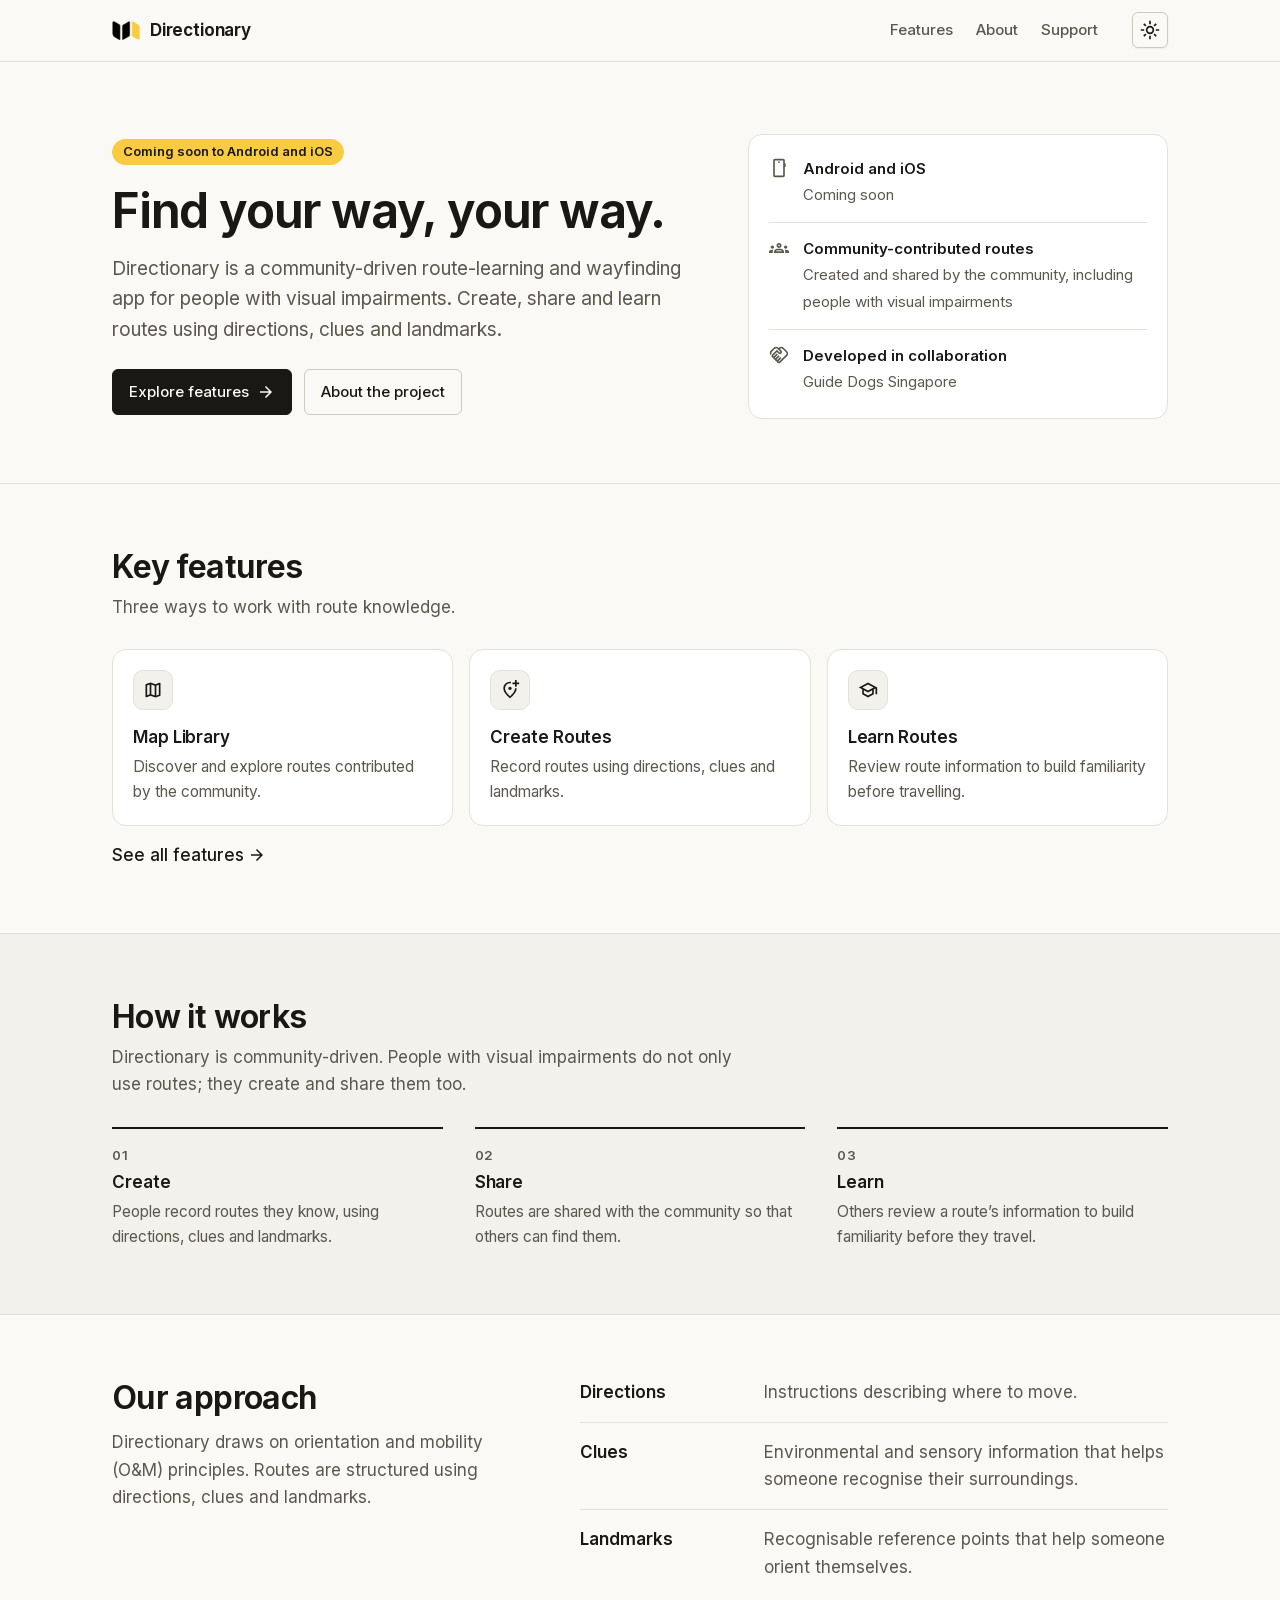
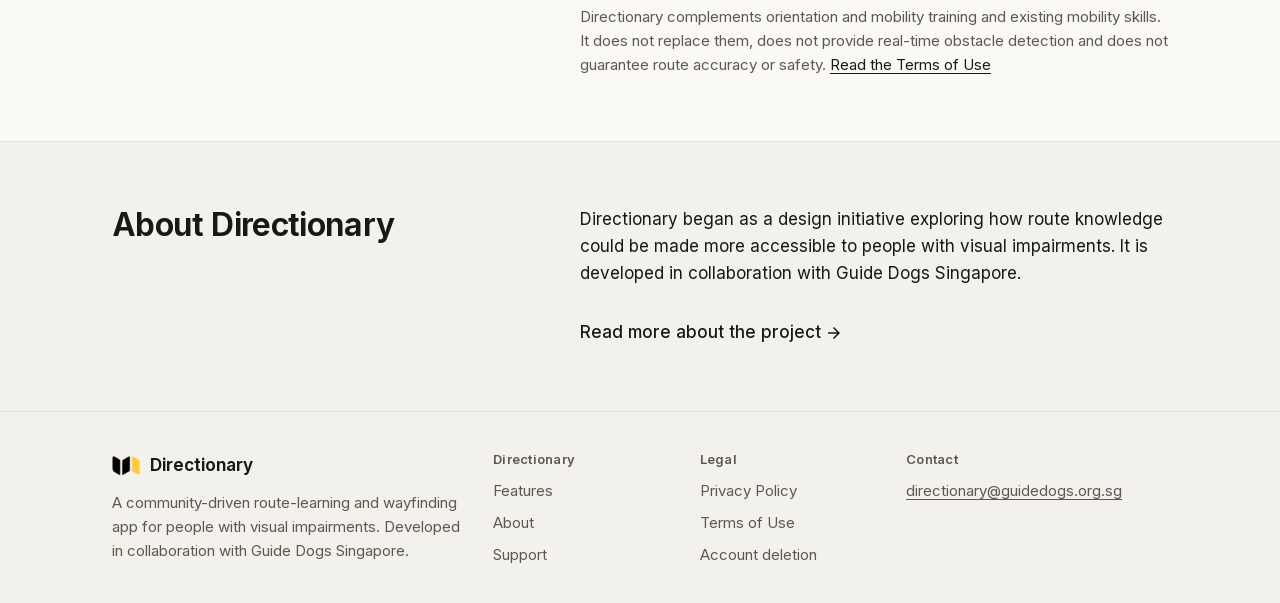
<file: index.html>
<!DOCTYPE html>
<html lang="en">
<head>
  <meta charset="utf-8" />
  <meta name="viewport" content="width=device-width, initial-scale=1" />
  <title>Directionary — Find your way, your way</title>
  <meta name="description" content="Directionary is a community-driven route-learning and wayfinding app for people with visual impairments. Create, share and learn routes through directions, clues and landmarks. Coming soon to Android and iOS." />
  <link rel="canonical" href="https://directionary.app/" />
  <meta property="og:type" content="website" />
  <meta property="og:title" content="Directionary — Find your way, your way" />
  <meta property="og:description" content="Directionary is a community-driven route-learning and wayfinding app for people with visual impairments. Create, share and learn routes through directions, clues and landmarks. Coming soon to Android and iOS." />
  <meta property="og:url" content="https://directionary.app/" />
  <link rel="icon" type="image/png" href="assets/favicon.png" />
  <link rel="apple-touch-icon" href="assets/apple-touch-icon.png" />
  <meta name="theme-color" content="#faf9f6" />
  <link rel="preload" href="assets/fonts/inter-latin.woff2" as="font" type="font/woff2" crossorigin />
  <script src="assets/theme.js"></script>
  <link rel="stylesheet" href="styles.css" />
</head>
<body>
  <a class="skip-link" href="#main">Skip to content</a>

  <header class="site-header">
    <div class="wrap bar">
      <a class="brand" href="/">
        <img class="brand-mark" src="assets/mark-small.png" alt="" width="80" height="55" />
        <span>Directionary</span>
      </a>
      <nav class="site-nav" aria-label="Primary">
        <ul class="nav-links">
          <li><a href="/features/">Features</a></li>
          <li><a href="/about/">About</a></li>
          <li><a href="/support/">Support</a></li>
        </ul>
      </nav>
      <button class="theme-toggle" id="theme-toggle" type="button" aria-label="Switch to dark mode">
        <svg class="icon sun" viewBox="0 -960 960 960" aria-hidden="true" focusable="false"><path d="M565-395q35-35 35-85t-35-85q-35-35-85-35t-85 35q-35 35-35 85t35 85q35 35 85 35t85-35Zm-226.5 56.5Q280-397 280-480t58.5-141.5Q397-680 480-680t141.5 58.5Q680-563 680-480t-58.5 141.5Q563-280 480-280t-141.5-58.5ZM200-440H40v-80h160v80Zm720 0H760v-80h160v80ZM440-760v-160h80v160h-80Zm0 720v-160h80v160h-80ZM256-650l-101-97 57-59 96 100-52 56Zm492 496-97-101 53-55 101 97-57 59Zm-98-550 97-101 59 57-100 96-56-52ZM154-212l101-97 55 53-97 101-59-57Zm326-268Z"/></svg>
        <svg class="icon moon" viewBox="0 -960 960 960" aria-hidden="true" focusable="false"><path d="M480-120q-150 0-255-105T120-480q0-150 105-255t255-105q14 0 27.5 1t26.5 3q-41 29-65.5 75.5T444-660q0 90 63 153t153 63q55 0 101-24.5t75-65.5q2 13 3 26.5t1 27.5q0 150-105 255T480-120Zm0-80q88 0 158-48.5T740-375q-20 5-40 8t-40 3q-123 0-209.5-86.5T364-660q0-20 3-40t8-40q-78 32-126.5 102T200-480q0 116 82 198t198 82Zm-10-270Z"/></svg>
      </button>
    </div>
  </header>

  <main id="main">
    <section class="hero" aria-labelledby="hero-title">
      <div class="wrap hero-grid">
        <div>
          <p class="tag tag-accent">Coming soon to Android and iOS</p>
          <h1 id="hero-title">Find your way, your way.</h1>
          <p class="lede">
            Directionary is a community-driven route-learning and wayfinding app
            for people with visual impairments. Create, share and learn routes
            using directions, clues and landmarks.
          </p>
          <div class="actions">
            <a class="btn" href="/features/">Explore features <svg class="icon" viewBox="0 -960 960 960" aria-hidden="true" focusable="false"><path d="M647-440H160v-80h487L423-744l57-56 320 320-320 320-57-56 224-224Z"/></svg></a>
            <a class="btn btn-ghost" href="/about/">About the project</a>
          </div>
        </div>
        <ul class="glance" aria-label="At a glance">
          <li><svg class="icon" viewBox="0 -960 960 960" aria-hidden="true" focusable="false"><path d="M280-40q-33 0-56.5-23.5T200-120v-720q0-33 23.5-56.5T280-920h400q33 0 56.5 23.5T760-840v124q18 7 29 22t11 34v80q0 19-11 34t-29 22v404q0 33-23.5 56.5T680-40H280Zm0-80h400v-720H280v720Zm0 0v-720 720Zm228.5-611.5Q520-743 520-760t-11.5-28.5Q497-800 480-800t-28.5 11.5Q440-777 440-760t11.5 28.5Q463-720 480-720t28.5-11.5Z"/></svg><span><strong>Android and iOS</strong><span class="d">Coming soon</span></span></li>
          <li><svg class="icon" viewBox="0 -960 960 960" aria-hidden="true" focusable="false"><path d="M0-240v-63q0-43 44-70t116-27q13 0 25 .5t23 2.5q-14 21-21 44t-7 48v65H0Zm240 0v-65q0-32 17.5-58.5T307-410q32-20 76.5-30t96.5-10q53 0 97.5 10t76.5 30q32 20 49 46.5t17 58.5v65H240Zm540 0v-65q0-26-6.5-49T754-397q11-2 22.5-2.5t23.5-.5q72 0 116 26.5t44 70.5v63H780Zm-455-80h311q-10-20-55.5-35T480-370q-55 0-100.5 15T325-320ZM160-440q-33 0-56.5-23.5T80-520q0-34 23.5-57t56.5-23q34 0 57 23t23 57q0 33-23 56.5T160-440Zm640 0q-33 0-56.5-23.5T720-520q0-34 23.5-57t56.5-23q34 0 57 23t23 57q0 33-23 56.5T800-440Zm-320-40q-50 0-85-35t-35-85q0-51 35-85.5t85-34.5q51 0 85.5 34.5T600-600q0 50-34.5 85T480-480Zm0-80q17 0 28.5-11.5T520-600q0-17-11.5-28.5T480-640q-17 0-28.5 11.5T440-600q0 17 11.5 28.5T480-560Zm1 240Zm-1-280Z"/></svg><span><strong>Community-contributed routes</strong><span class="d">Created and shared by the community, including people with visual impairments</span></span></li>
          <li><svg class="icon" viewBox="0 -960 960 960" aria-hidden="true" focusable="false"><path d="M475-160q4 0 8-2t6-4l328-328q12-12 17.5-27t5.5-30q0-16-5.5-30.5T817-607L647-777q-11-12-25.5-17.5T591-800q-15 0-30 5.5T534-777l-11 11 74 75q15 14 22 32t7 38q0 42-28.5 70.5T527-522q-20 0-38.5-7T456-550l-75-74-175 175q-3 3-4.5 6.5T200-435q0 8 6 14.5t14 6.5q4 0 8-2t6-4l136-136 56 56-135 136q-3 3-4.5 6.5T285-350q0 8 6 14t14 6q4 0 8-2t6-4l136-135 56 56-135 136q-3 2-4.5 6t-1.5 8q0 8 6 14t14 6q4 0 7.5-1.5t6.5-4.5l136-135 56 56-136 136q-3 3-4.5 6.5T454-180q0 8 6.5 14t14.5 6Zm-1 80q-37 0-65.5-24.5T375-166q-34-5-57-28t-28-57q-34-5-56.5-28.5T206-336q-38-5-62-33t-24-66q0-20 7.5-38.5T149-506l232-231 131 131q2 3 6 4.5t8 1.5q9 0 15-5.5t6-14.5q0-4-1.5-8t-4.5-6L398-777q-11-12-25.5-17.5T342-800q-15 0-30 5.5T285-777L144-635q-9 9-15 21t-8 24q-2 12 0 24.5t8 23.5l-58 58q-17-23-25-50.5T40-590q2-28 14-54.5T87-692l141-141q24-23 53.5-35t60.5-12q31 0 60.5 12t52.5 35l11 11 11-11q24-23 53.5-35t60.5-12q31 0 60.5 12t52.5 35l169 169q23 23 35 53t12 61q0 31-12 60.5T873-437L545-110q-14 14-32.5 22T474-80Zm-99-560Z"/></svg><span><strong>Developed in collaboration</strong><span class="d">Guide Dogs Singapore</span></span></li>
        </ul>
      </div>
    </section>

    <section class="section" id="key-features" aria-labelledby="features-title">
      <div class="wrap">
        <div class="section-head">
          <h2 id="features-title">Key features</h2>
          <p>Three ways to work with route knowledge.</p>
        </div>
        <ul class="cards">
          <li class="card"><span class="ic"><svg class="icon" viewBox="0 -960 960 960" aria-hidden="true" focusable="false"><path d="m600-120-240-84-186 72q-20 8-37-4.5T120-170v-560q0-13 7.5-23t20.5-15l212-72 240 84 186-72q20-8 37 4.5t17 33.5v560q0 13-7.5 23T812-192l-212 72Zm-40-98v-468l-160-56v468l160 56Zm80 0 120-40v-474l-120 46v468Zm-440-10 120-46v-468l-120 40v474Zm440-458v468-468Zm-320-56v468-468Z"/></svg></span><h3>Map Library</h3><p>Discover and explore routes contributed by the community.</p></li>
          <li class="card"><span class="ic"><svg class="icon" viewBox="0 -960 960 960" aria-hidden="true" focusable="false"><path d="M480-80Q319-217 239.5-334.5T160-552q0-150 96.5-239T480-880h20q10 0 20 2v81q-10-2-19.5-2.5T480-800q-101 0-170.5 69.5T240-552q0 71 59 162.5T480-186q122-112 181-203.5T720-552v-8h80v8q0 100-79.5 217.5T480-80Zm56.5-423.5Q560-527 560-560t-23.5-56.5Q513-640 480-640t-56.5 23.5Q400-593 400-560t23.5 56.5Q447-480 480-480t56.5-23.5ZM480-560Zm240-80h80v-120h120v-80H800v-120h-80v120H600v80h120v120Z"/></svg></span><h3>Create Routes</h3><p>Record routes using directions, clues and landmarks.</p></li>
          <li class="card"><span class="ic"><svg class="icon" viewBox="0 -960 960 960" aria-hidden="true" focusable="false"><path d="M480-120 200-272v-240L40-600l440-240 440 240v320h-80v-276l-80 44v240L480-120Zm0-332 274-148-274-148-274 148 274 148Zm0 241 200-108v-151L480-360 280-470v151l200 108Zm0-241Zm0 90Zm0 0Z"/></svg></span><h3>Learn Routes</h3><p>Review route information to build familiarity before travelling.</p></li>
        </ul>
        <a class="inline-link" href="/features/">See all features <svg class="icon" viewBox="0 -960 960 960" aria-hidden="true" focusable="false"><path d="M647-440H160v-80h487L423-744l57-56 320 320-320 320-57-56 224-224Z"/></svg></a>
      </div>
    </section>

    <section class="section band" id="how-it-works" aria-labelledby="how-title">
      <div class="wrap">
        <div class="section-head">
          <h2 id="how-title">How it works</h2>
          <p>Directionary is community-driven. People with visual impairments do not only use routes; they create and share them too.</p>
        </div>
        <ol class="steps">
          <li><h3>Create</h3><p>People record routes they know, using directions, clues and landmarks.</p></li>
          <li><h3>Share</h3><p>Routes are shared with the community so that others can find them.</p></li>
          <li><h3>Learn</h3><p>Others review a route’s information to build familiarity before they travel.</p></li>
        </ol>
      </div>
    </section>

    <section class="section" id="approach" aria-labelledby="approach-title">
      <div class="wrap split">
        <div>
          <h2 id="approach-title" style="margin-bottom: 0.75rem">Our approach</h2>
          <p class="muted">Directionary draws on orientation and mobility (O&amp;M) principles. Routes are structured using directions, clues and landmarks.</p>
        </div>
        <div>
          <dl class="terms-list">
            <div><dt>Directions</dt><dd>Instructions describing where to move.</dd></div>
            <div><dt>Clues</dt><dd>Environmental and sensory information that helps someone recognise their surroundings.</dd></div>
            <div><dt>Landmarks</dt><dd>Recognisable reference points that help someone orient themselves.</dd></div>
          </dl>
          <p class="small-note">Directionary complements orientation and mobility training and existing mobility skills. It does not replace them, does not provide real-time obstacle detection and does not guarantee route accuracy or safety. <a href="/terms/">Read the Terms of Use</a></p>
        </div>
      </div>
    </section>

    <section class="section band" id="about" aria-labelledby="about-title">
      <div class="wrap split">
        <h2 id="about-title">About Directionary</h2>
        <div>
          <p>
            Directionary began as a design initiative exploring how route
            knowledge could be made more accessible to people with visual
            impairments. It is developed in collaboration with Guide Dogs Singapore.
          </p>
          <a class="inline-link" href="/about/">Read more about the project <svg class="icon" viewBox="0 -960 960 960" aria-hidden="true" focusable="false"><path d="M647-440H160v-80h487L423-744l57-56 320 320-320 320-57-56 224-224Z"/></svg></a>
        </div>
      </div>
    </section>
  </main>

  <footer class="site-footer">
    <div class="wrap fgrid">
      <div>
        <p class="footer-brand">
          <img class="brand-mark" src="assets/mark-small.png" alt="" width="80" height="55" />
          Directionary
        </p>
        <p class="muted">A community-driven route-learning and wayfinding app for people with visual impairments. Developed in collaboration with Guide Dogs Singapore.</p>
      </div>
      <nav aria-label="Site">
        <h2>Directionary</h2>
        <ul class="flinks">
          <li><a href="/features/">Features</a></li>
          <li><a href="/about/">About</a></li>
          <li><a href="/support/">Support</a></li>
        </ul>
      </nav>
      <nav aria-label="Legal">
        <h2>Legal</h2>
        <ul class="flinks">
          <li><a href="/privacy/">Privacy Policy</a></li>
          <li><a href="/terms/">Terms of Use</a></li>
          <li><a href="/support/#account-deletion">Account deletion</a></li>
        </ul>
      </nav>
      <div>
        <h2>Contact</h2>
        <p><a class="footer-email" href="mailto:directionary@guidedogs.org.sg">directionary@guidedogs.org.sg</a></p>
      </div>
    </div>
  </footer>
</body>
</html>
</file>
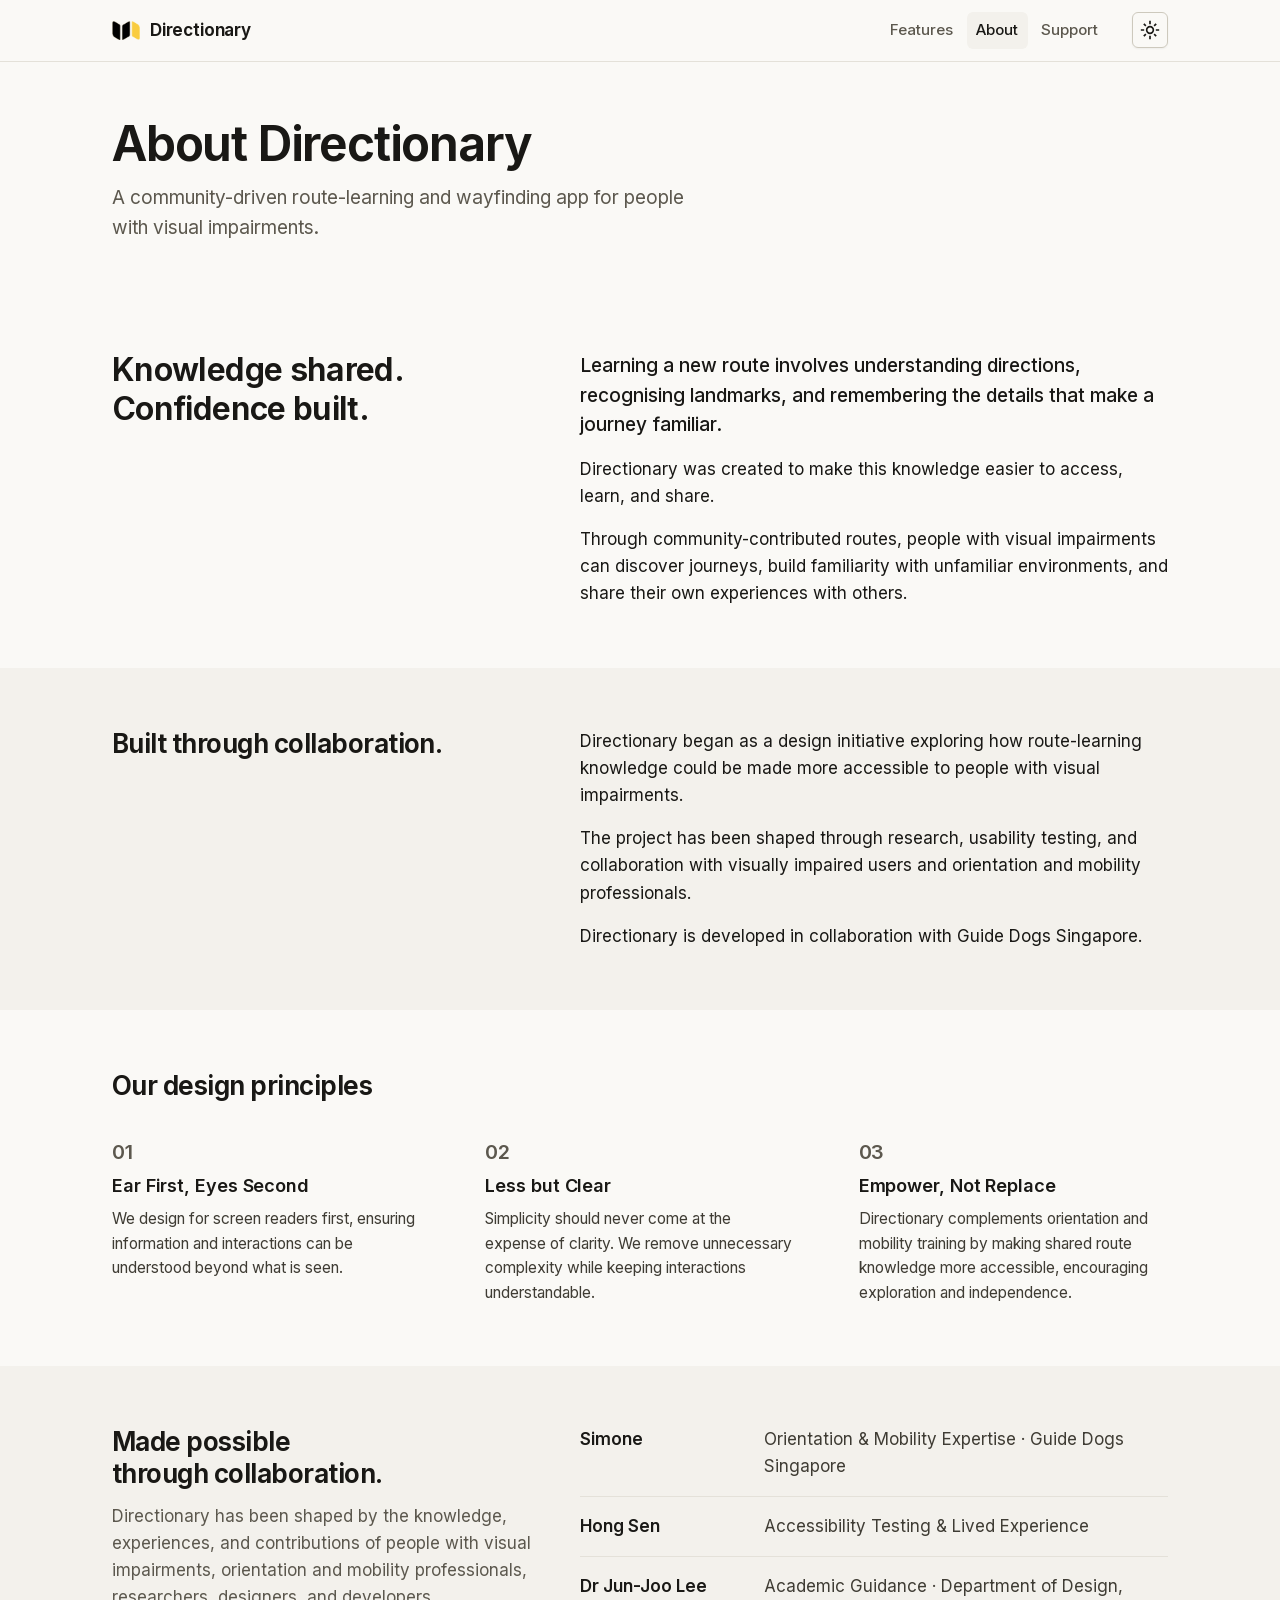
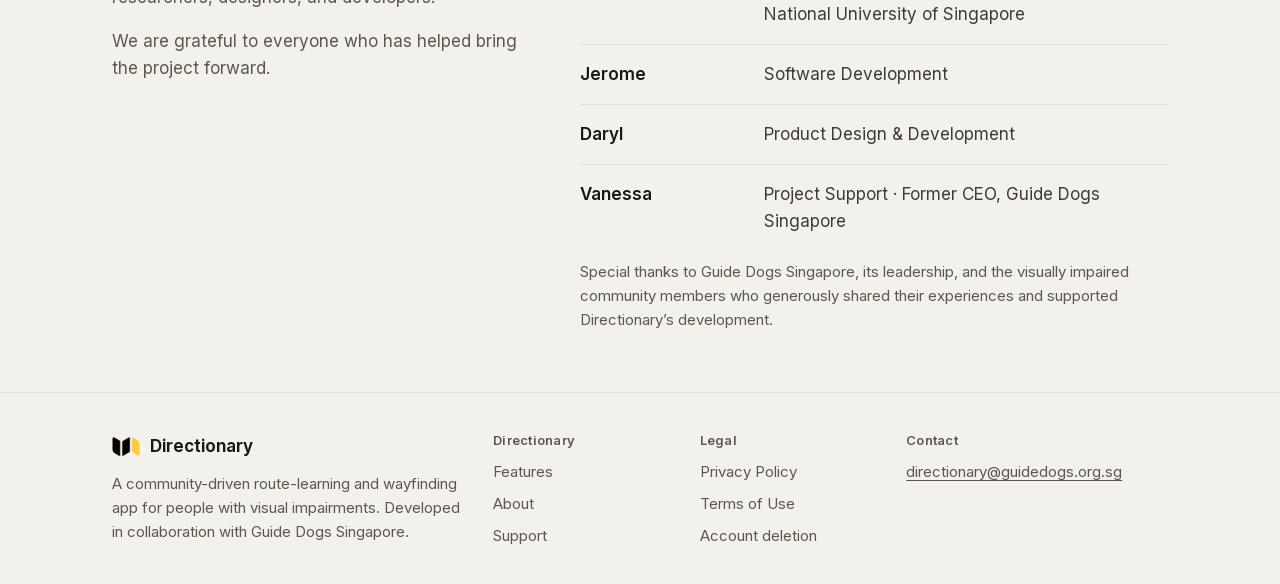
<file: about/index.html>
<!DOCTYPE html>
<html lang="en">
<head>
  <meta charset="utf-8" />
  <meta name="viewport" content="width=device-width, initial-scale=1" />
  <title>About — Directionary</title>
  <meta name="description" content="About Directionary: a community-driven route-learning and wayfinding app developed in collaboration with Guide Dogs Singapore." />
  <link rel="canonical" href="https://directionary.app/about/" />
  <meta property="og:type" content="website" />
  <meta property="og:title" content="About — Directionary" />
  <meta property="og:description" content="About Directionary: a community-driven route-learning and wayfinding app developed in collaboration with Guide Dogs Singapore." />
  <meta property="og:url" content="https://directionary.app/about/" />
  <link rel="icon" type="image/png" href="../assets/favicon.png" />
  <link rel="apple-touch-icon" href="../assets/apple-touch-icon.png" />
  <meta name="theme-color" content="#faf9f6" />
  <link rel="preload" href="../assets/fonts/inter-latin.woff2" as="font" type="font/woff2" crossorigin />
  <script src="../assets/theme.js"></script>
  <link rel="stylesheet" href="../styles.css" />
</head>
<body>
  <a class="skip-link" href="#main">Skip to content</a>

  <header class="site-header">
    <div class="wrap bar">
      <a class="brand" href="/">
        <img class="brand-mark" src="../assets/mark-small.png" alt="" width="80" height="55" />
        <span>Directionary</span>
      </a>
      <nav class="site-nav" aria-label="Primary">
        <ul class="nav-links">
          <li><a href="/features/">Features</a></li>
          <li><a href="/about/" aria-current="page">About</a></li>
          <li><a href="/support/">Support</a></li>
        </ul>
      </nav>
      <button class="theme-toggle" id="theme-toggle" type="button" aria-label="Switch to dark mode">
        <svg class="icon sun" viewBox="0 -960 960 960" aria-hidden="true" focusable="false"><path d="M565-395q35-35 35-85t-35-85q-35-35-85-35t-85 35q-35 35-35 85t35 85q35 35 85 35t85-35Zm-226.5 56.5Q280-397 280-480t58.5-141.5Q397-680 480-680t141.5 58.5Q680-563 680-480t-58.5 141.5Q563-280 480-280t-141.5-58.5ZM200-440H40v-80h160v80Zm720 0H760v-80h160v80ZM440-760v-160h80v160h-80Zm0 720v-160h80v160h-80ZM256-650l-101-97 57-59 96 100-52 56Zm492 496-97-101 53-55 101 97-57 59Zm-98-550 97-101 59 57-100 96-56-52ZM154-212l101-97 55 53-97 101-59-57Zm326-268Z"/></svg>
        <svg class="icon moon" viewBox="0 -960 960 960" aria-hidden="true" focusable="false"><path d="M480-120q-150 0-255-105T120-480q0-150 105-255t255-105q14 0 27.5 1t26.5 3q-41 29-65.5 75.5T444-660q0 90 63 153t153 63q55 0 101-24.5t75-65.5q2 13 3 26.5t1 27.5q0 150-105 255T480-120Zm0-80q88 0 158-48.5T740-375q-20 5-40 8t-40 3q-123 0-209.5-86.5T364-660q0-20 3-40t8-40q-78 32-126.5 102T200-480q0 116 82 198t198 82Zm-10-270Z"/></svg>
      </button>
    </div>
  </header>

  <main id="main">
    <div class="wrap page-head page-head--compact">
      <h1>About Directionary</h1>
      <p class="lede">A community-driven route-learning and wayfinding app for people with visual impairments.</p>
    </div>

    <section class="section tight" aria-labelledby="purpose-title">
      <div class="wrap split">
        <h2 id="purpose-title">Knowledge shared. Confidence built.</h2>
        <div>
          <p class="lead">Learning a new route involves understanding directions, recognising landmarks, and remembering the details that make a journey familiar.</p>
          <p>Directionary was created to make this knowledge easier to access, learn, and share.</p>
          <p>Through community-contributed routes, people with visual impairments can discover journeys, build familiarity with unfamiliar environments, and share their own experiences with others.</p>
        </div>
      </div>
    </section>

    <section class="section tight band" aria-labelledby="collab-title">
      <div class="wrap split">
        <h2 id="collab-title" class="h2-sm">Built through collaboration.</h2>
        <div>
          <p>Directionary began as a design initiative exploring how route-learning knowledge could be made more accessible to people with visual impairments.</p>
          <p>The project has been shaped through research, usability testing, and collaboration with visually impaired users and orientation and mobility professionals.</p>
          <p>Directionary is developed in collaboration with Guide Dogs Singapore.</p>
        </div>
      </div>
    </section>

    <section class="section tight" aria-labelledby="principles-title">
      <div class="wrap">
        <h2 id="principles-title" class="h2-sm principles-head">Our design principles</h2>
        <ol class="principles-3">
          <li><span class="n">01</span><h3>Ear First, Eyes Second</h3><p>We design for screen readers first, ensuring information and interactions can be understood beyond what is seen.</p></li>
          <li><span class="n">02</span><h3>Less but Clear</h3><p>Simplicity should never come at the expense of clarity. We remove unnecessary complexity while keeping interactions understandable.</p></li>
          <li><span class="n">03</span><h3>Empower, Not Replace</h3><p>Directionary complements orientation and mobility training by making shared route knowledge more accessible, encouraging exploration and independence.</p></li>
        </ol>
      </div>
    </section>

    <section class="section tight band" id="acknowledgements" aria-labelledby="ack-title">
      <div class="wrap split">
        <div>
          <h2 id="ack-title" class="h2-sm">Made possible through collaboration.</h2>
          <p class="muted">Directionary has been shaped by the knowledge, experiences, and contributions of people with visual impairments, orientation and mobility professionals, researchers, designers, and developers.</p>
          <p class="muted">We are grateful to everyone who has helped bring the project forward.</p>
        </div>
        <div>
          <!-- Names and attributions are provisional: confirm with each person (and obtain publication permission) before launch. -->
          <dl class="people">
          <div><dt>Simone</dt><dd>Orientation &amp; Mobility Expertise · Guide Dogs Singapore</dd></div>
          <div><dt>Hong Sen</dt><dd>Accessibility Testing &amp; Lived Experience</dd></div>
          <div><dt>Dr Jun-Joo Lee</dt><dd>Academic Guidance · Department of Design, National University of Singapore</dd></div>
          <div><dt>Jerome</dt><dd>Software Development</dd></div>
          <div><dt>Daryl</dt><dd>Product Design &amp; Development</dd></div>
          <div><dt>Vanessa</dt><dd>Project Support · Former CEO, Guide Dogs Singapore</dd></div>
          </dl>
          <p class="closing-note">Special thanks to Guide Dogs Singapore, its leadership, and the visually impaired community members who generously shared their experiences and supported Directionary&rsquo;s development.</p>
        </div>
      </div>
    </section>
  </main>

  <footer class="site-footer">
    <div class="wrap fgrid">
      <div>
        <p class="footer-brand">
          <img class="brand-mark" src="../assets/mark-small.png" alt="" width="80" height="55" />
          Directionary
        </p>
        <p class="muted">A community-driven route-learning and wayfinding app for people with visual impairments. Developed in collaboration with Guide Dogs Singapore.</p>
      </div>
      <nav aria-label="Site">
        <h2>Directionary</h2>
        <ul class="flinks">
          <li><a href="/features/">Features</a></li>
          <li><a href="/about/">About</a></li>
          <li><a href="/support/">Support</a></li>
        </ul>
      </nav>
      <nav aria-label="Legal">
        <h2>Legal</h2>
        <ul class="flinks">
          <li><a href="/privacy/">Privacy Policy</a></li>
          <li><a href="/terms/">Terms of Use</a></li>
          <li><a href="/support/#account-deletion">Account deletion</a></li>
        </ul>
      </nav>
      <div>
        <h2>Contact</h2>
        <p><a class="footer-email" href="mailto:directionary@guidedogs.org.sg">directionary@guidedogs.org.sg</a></p>
      </div>
    </div>
  </footer>
</body>
</html>
</file>
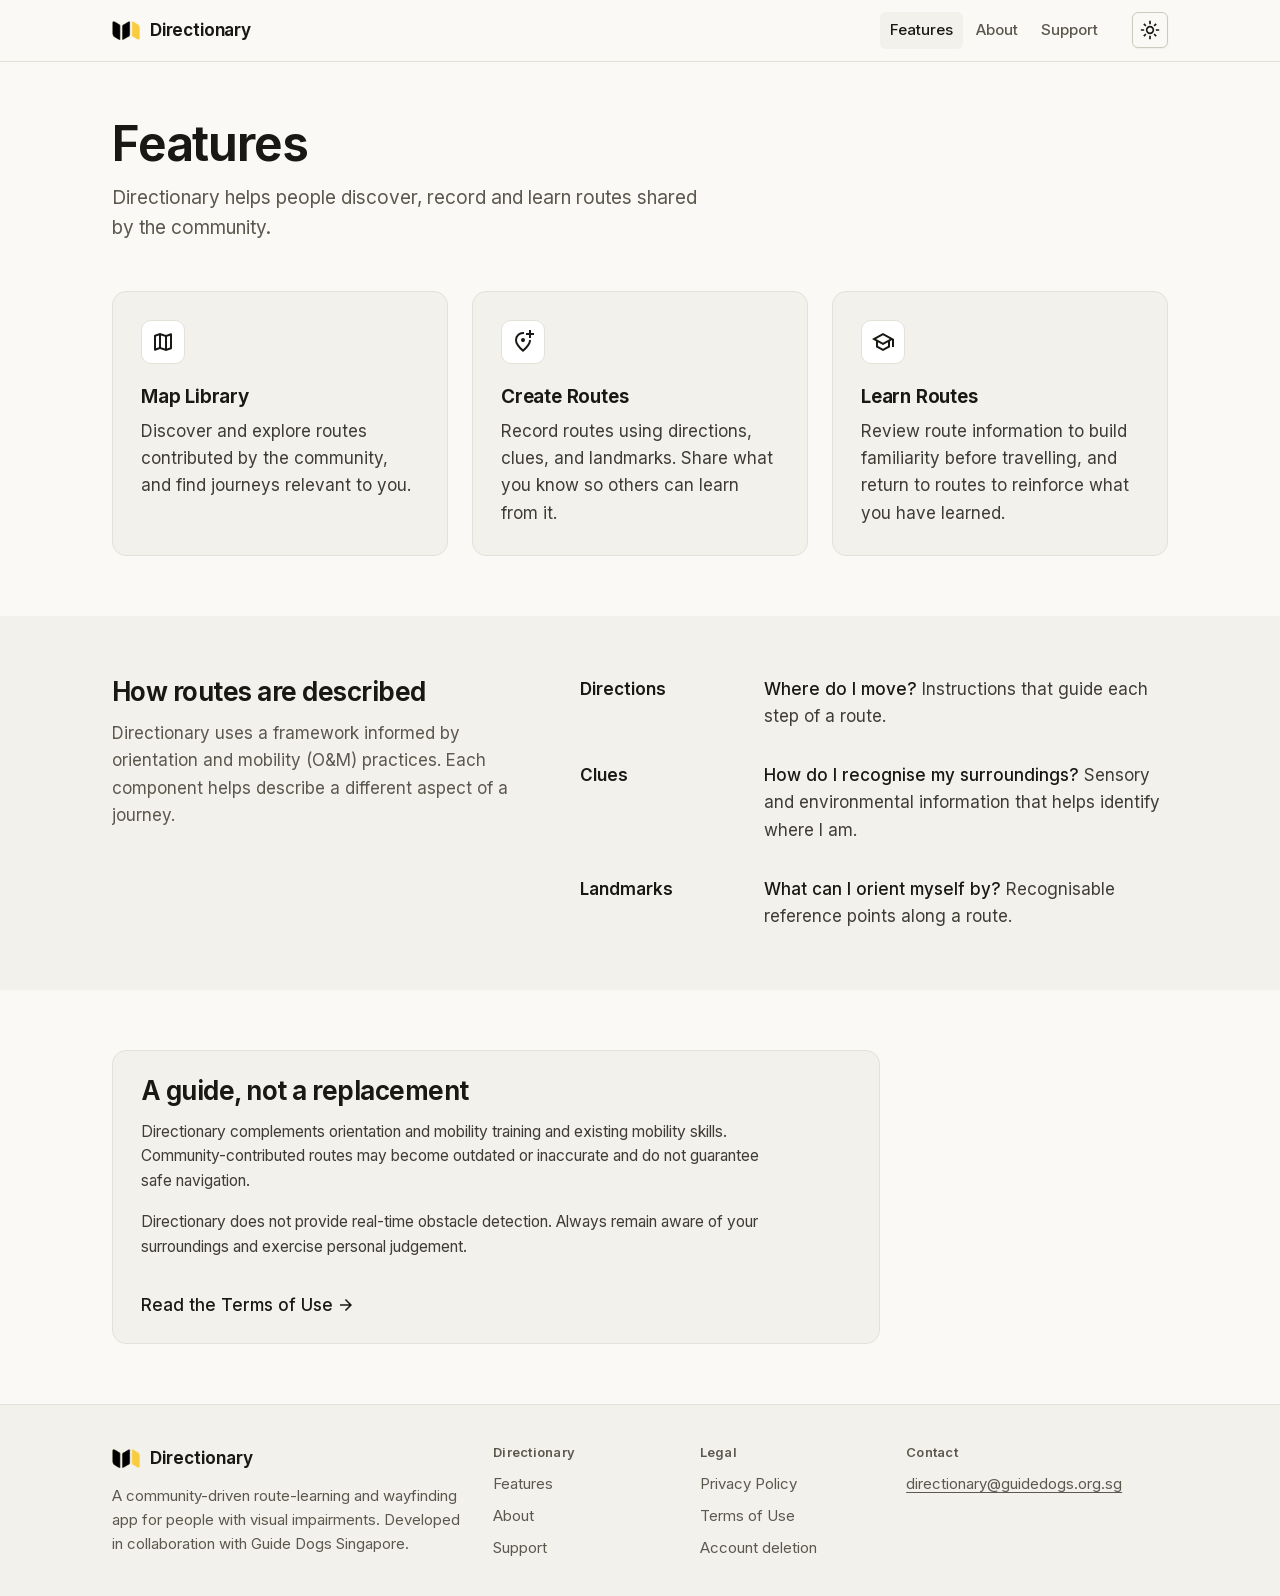
<file: features/index.html>
<!DOCTYPE html>
<html lang="en">
<head>
  <meta charset="utf-8" />
  <meta name="viewport" content="width=device-width, initial-scale=1" />
  <title>Features — Directionary</title>
  <meta name="description" content="Discover routes in the Map Library, create routes with directions, clues and landmarks, and learn routes before you travel." />
  <link rel="canonical" href="https://directionary.app/features/" />
  <meta property="og:type" content="website" />
  <meta property="og:title" content="Features — Directionary" />
  <meta property="og:description" content="Discover routes in the Map Library, create routes with directions, clues and landmarks, and learn routes before you travel." />
  <meta property="og:url" content="https://directionary.app/features/" />
  <link rel="icon" type="image/png" href="../assets/favicon.png" />
  <link rel="apple-touch-icon" href="../assets/apple-touch-icon.png" />
  <meta name="theme-color" content="#faf9f6" />
  <link rel="preload" href="../assets/fonts/inter-latin.woff2" as="font" type="font/woff2" crossorigin />
  <script src="../assets/theme.js"></script>
  <link rel="stylesheet" href="../styles.css" />
</head>
<body>
  <a class="skip-link" href="#main">Skip to content</a>

  <header class="site-header">
    <div class="wrap bar">
      <a class="brand" href="/">
        <img class="brand-mark" src="../assets/mark-small.png" alt="" width="80" height="55" />
        <span>Directionary</span>
      </a>
      <nav class="site-nav" aria-label="Primary">
        <ul class="nav-links">
          <li><a href="/features/" aria-current="page">Features</a></li>
          <li><a href="/about/">About</a></li>
          <li><a href="/support/">Support</a></li>
        </ul>
      </nav>
      <button class="theme-toggle" id="theme-toggle" type="button" aria-label="Switch to dark mode">
        <svg class="icon sun" viewBox="0 -960 960 960" aria-hidden="true" focusable="false"><path d="M565-395q35-35 35-85t-35-85q-35-35-85-35t-85 35q-35 35-35 85t35 85q35 35 85 35t85-35Zm-226.5 56.5Q280-397 280-480t58.5-141.5Q397-680 480-680t141.5 58.5Q680-563 680-480t-58.5 141.5Q563-280 480-280t-141.5-58.5ZM200-440H40v-80h160v80Zm720 0H760v-80h160v80ZM440-760v-160h80v160h-80Zm0 720v-160h80v160h-80ZM256-650l-101-97 57-59 96 100-52 56Zm492 496-97-101 53-55 101 97-57 59Zm-98-550 97-101 59 57-100 96-56-52ZM154-212l101-97 55 53-97 101-59-57Zm326-268Z"/></svg>
        <svg class="icon moon" viewBox="0 -960 960 960" aria-hidden="true" focusable="false"><path d="M480-120q-150 0-255-105T120-480q0-150 105-255t255-105q14 0 27.5 1t26.5 3q-41 29-65.5 75.5T444-660q0 90 63 153t153 63q55 0 101-24.5t75-65.5q2 13 3 26.5t1 27.5q0 150-105 255T480-120Zm0-80q88 0 158-48.5T740-375q-20 5-40 8t-40 3q-123 0-209.5-86.5T364-660q0-20 3-40t8-40q-78 32-126.5 102T200-480q0 116 82 198t198 82Zm-10-270Z"/></svg>
      </button>
    </div>
  </header>

  <main id="main">
    <div class="wrap page-head page-head--compact">
      <h1>Features</h1>
      <p class="lede">Directionary helps people discover, record and learn routes shared by the community.</p>
    </div>
    <div class="wrap block">
      <ul class="feature-cards">
        <li class="feature-card">
          <span class="ic"><svg class="icon" viewBox="0 -960 960 960" aria-hidden="true" focusable="false"><path d="m600-120-240-84-186 72q-20 8-37-4.5T120-170v-560q0-13 7.5-23t20.5-15l212-72 240 84 186-72q20-8 37 4.5t17 33.5v560q0 13-7.5 23T812-192l-212 72Zm-40-98v-468l-160-56v468l160 56Zm80 0 120-40v-474l-120 46v468Zm-440-10 120-46v-468l-120 40v474Zm440-458v468-468Zm-320-56v468-468Z"/></svg></span>
          <h2>Map Library</h2>
          <p>Discover and explore routes contributed by the community, and find journeys relevant to you.</p>
        </li>
        <li class="feature-card">
          <span class="ic"><svg class="icon" viewBox="0 -960 960 960" aria-hidden="true" focusable="false"><path d="M480-80Q319-217 239.5-334.5T160-552q0-150 96.5-239T480-880h20q10 0 20 2v81q-10-2-19.5-2.5T480-800q-101 0-170.5 69.5T240-552q0 71 59 162.5T480-186q122-112 181-203.5T720-552v-8h80v8q0 100-79.5 217.5T480-80Zm56.5-423.5Q560-527 560-560t-23.5-56.5Q513-640 480-640t-56.5 23.5Q400-593 400-560t23.5 56.5Q447-480 480-480t56.5-23.5ZM480-560Zm240-80h80v-120h120v-80H800v-120h-80v120H600v80h120v120Z"/></svg></span>
          <h2>Create Routes</h2>
          <p>Record routes using directions, clues, and landmarks. Share what you know so others can learn from it.</p>
        </li>
        <li class="feature-card">
          <span class="ic"><svg class="icon" viewBox="0 -960 960 960" aria-hidden="true" focusable="false"><path d="M480-120 200-272v-240L40-600l440-240 440 240v320h-80v-276l-80 44v240L480-120Zm0-332 274-148-274-148-274 148 274 148Zm0 241 200-108v-151L480-360 280-470v151l200 108Zm0-241Zm0 90Zm0 0Z"/></svg></span>
          <h2>Learn Routes</h2>
          <p>Review route information to build familiarity before travelling, and return to routes to reinforce what you have learned.</p>
        </li>
      </ul>
    </div>

    <section class="section tight band" aria-labelledby="structure-title">
      <div class="wrap split">
        <div>
          <h2 id="structure-title" class="h2-sm">How routes are described</h2>
          <p class="muted">Directionary uses a framework informed by orientation and mobility (O&amp;M) practices. Each component helps describe a different aspect of a journey.</p>
        </div>
        <dl class="terms-list terms-list--plain">
          <div><dt>Directions</dt><dd><span class="q">Where do I move?</span> Instructions that guide each step of a route.</dd></div>
          <div><dt>Clues</dt><dd><span class="q">How do I recognise my surroundings?</span> Sensory and environmental information that helps identify where I am.</dd></div>
          <div><dt>Landmarks</dt><dd><span class="q">What can I orient myself by?</span> Recognisable reference points along a route.</dd></div>
        </dl>
      </div>
    </section>

    <section class="section tight" aria-labelledby="limits-title">
      <div class="wrap">
        <div class="info-card">
          <h2 id="limits-title" class="h2-sm">A guide, not a replacement</h2>
          <p>Directionary complements orientation and mobility training and existing mobility skills. Community-contributed routes may become outdated or inaccurate and do not guarantee safe navigation.</p>
          <p>Directionary does not provide real-time obstacle detection. Always remain aware of your surroundings and exercise personal judgement.</p>
          <a class="inline-link" href="/terms/">Read the Terms of Use <svg class="icon" viewBox="0 -960 960 960" aria-hidden="true" focusable="false"><path d="M647-440H160v-80h487L423-744l57-56 320 320-320 320-57-56 224-224Z"/></svg></a>
        </div>
      </div>
    </section>
  </main>

  <footer class="site-footer">
    <div class="wrap fgrid">
      <div>
        <p class="footer-brand">
          <img class="brand-mark" src="../assets/mark-small.png" alt="" width="80" height="55" />
          Directionary
        </p>
        <p class="muted">A community-driven route-learning and wayfinding app for people with visual impairments. Developed in collaboration with Guide Dogs Singapore.</p>
      </div>
      <nav aria-label="Site">
        <h2>Directionary</h2>
        <ul class="flinks">
          <li><a href="/features/">Features</a></li>
          <li><a href="/about/">About</a></li>
          <li><a href="/support/">Support</a></li>
        </ul>
      </nav>
      <nav aria-label="Legal">
        <h2>Legal</h2>
        <ul class="flinks">
          <li><a href="/privacy/">Privacy Policy</a></li>
          <li><a href="/terms/">Terms of Use</a></li>
          <li><a href="/support/#account-deletion">Account deletion</a></li>
        </ul>
      </nav>
      <div>
        <h2>Contact</h2>
        <p><a class="footer-email" href="mailto:directionary@guidedogs.org.sg">directionary@guidedogs.org.sg</a></p>
      </div>
    </div>
  </footer>
</body>
</html>
</file>
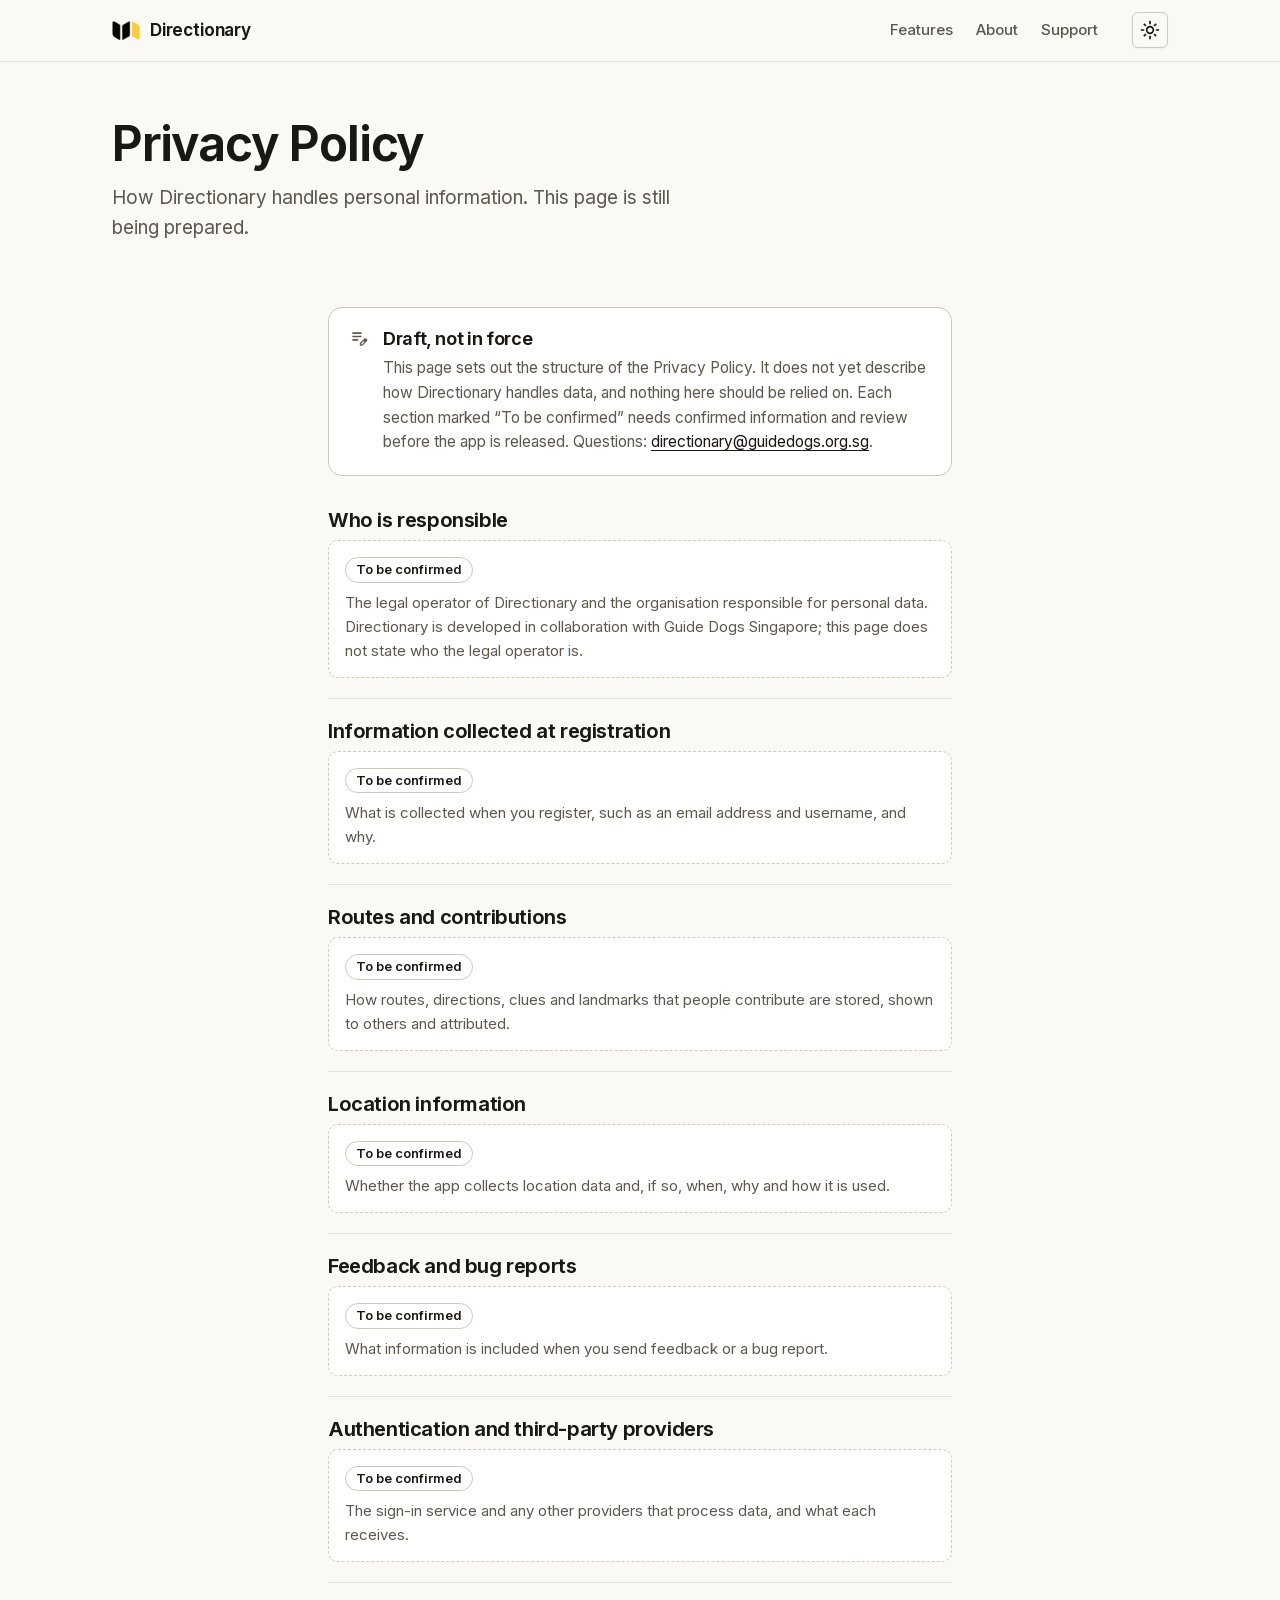
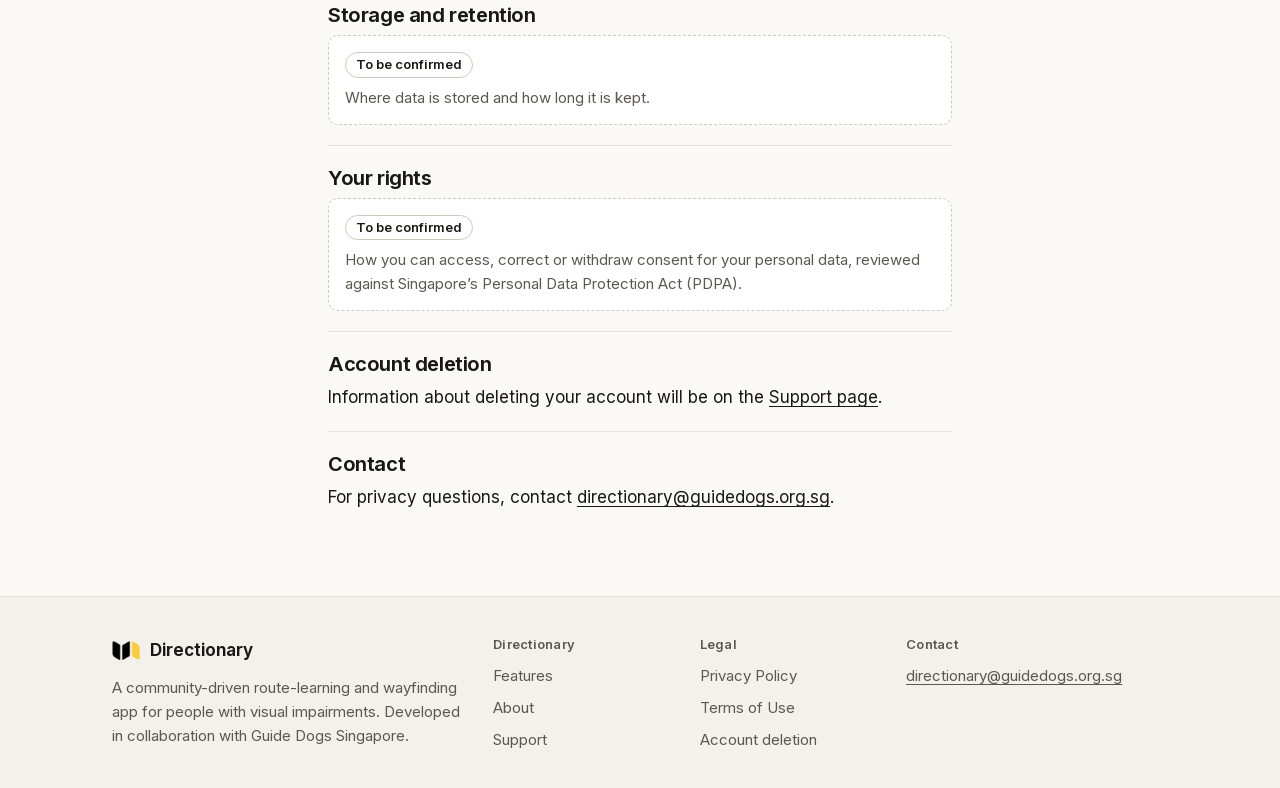
<file: privacy/index.html>
<!DOCTYPE html>
<html lang="en">
<head>
  <meta charset="utf-8" />
  <meta name="viewport" content="width=device-width, initial-scale=1" />
  <title>Privacy Policy — Directionary</title>
  <meta name="description" content="Draft privacy policy for the Directionary app. Details are being confirmed before public release." />
  <link rel="canonical" href="https://directionary.app/privacy/" />
  <meta property="og:type" content="website" />
  <meta property="og:title" content="Privacy Policy — Directionary" />
  <meta property="og:description" content="Draft privacy policy for the Directionary app. Details are being confirmed before public release." />
  <meta property="og:url" content="https://directionary.app/privacy/" />
  <link rel="icon" type="image/png" href="../assets/favicon.png" />
  <link rel="apple-touch-icon" href="../assets/apple-touch-icon.png" />
  <meta name="theme-color" content="#faf9f6" />
  <link rel="preload" href="../assets/fonts/inter-latin.woff2" as="font" type="font/woff2" crossorigin />
  <script src="../assets/theme.js"></script>
  <link rel="stylesheet" href="../styles.css" />
</head>
<body>
  <a class="skip-link" href="#main">Skip to content</a>

  <header class="site-header">
    <div class="wrap bar">
      <a class="brand" href="/">
        <img class="brand-mark" src="../assets/mark-small.png" alt="" width="80" height="55" />
        <span>Directionary</span>
      </a>
      <nav class="site-nav" aria-label="Primary">
        <ul class="nav-links">
          <li><a href="/features/">Features</a></li>
          <li><a href="/about/">About</a></li>
          <li><a href="/support/">Support</a></li>
        </ul>
      </nav>
      <button class="theme-toggle" id="theme-toggle" type="button" aria-label="Switch to dark mode">
        <svg class="icon sun" viewBox="0 -960 960 960" aria-hidden="true" focusable="false"><path d="M565-395q35-35 35-85t-35-85q-35-35-85-35t-85 35q-35 35-35 85t35 85q35 35 85 35t85-35Zm-226.5 56.5Q280-397 280-480t58.5-141.5Q397-680 480-680t141.5 58.5Q680-563 680-480t-58.5 141.5Q563-280 480-280t-141.5-58.5ZM200-440H40v-80h160v80Zm720 0H760v-80h160v80ZM440-760v-160h80v160h-80Zm0 720v-160h80v160h-80ZM256-650l-101-97 57-59 96 100-52 56Zm492 496-97-101 53-55 101 97-57 59Zm-98-550 97-101 59 57-100 96-56-52ZM154-212l101-97 55 53-97 101-59-57Zm326-268Z"/></svg>
        <svg class="icon moon" viewBox="0 -960 960 960" aria-hidden="true" focusable="false"><path d="M480-120q-150 0-255-105T120-480q0-150 105-255t255-105q14 0 27.5 1t26.5 3q-41 29-65.5 75.5T444-660q0 90 63 153t153 63q55 0 101-24.5t75-65.5q2 13 3 26.5t1 27.5q0 150-105 255T480-120Zm0-80q88 0 158-48.5T740-375q-20 5-40 8t-40 3q-123 0-209.5-86.5T364-660q0-20 3-40t8-40q-78 32-126.5 102T200-480q0 116 82 198t198 82Zm-10-270Z"/></svg>
      </button>
    </div>
  </header>

  <main id="main">
    <div class="wrap page-head">
      <h1>Privacy Policy</h1>
      <p class="lede">How Directionary handles personal information. This page is still being prepared.</p>
    </div>
    <div class="wrap doc">
      <div class="notice doc-notice"><svg class="icon" viewBox="0 -960 960 960" aria-hidden="true" focusable="false"><path d="M160-400v-80h280v80H160Zm0-160v-80h440v80H160Zm0-160v-80h440v80H160Zm360 560v-123l221-220q9-9 20-13t22-4q12 0 23 4.5t20 13.5l37 37q8 9 12.5 20t4.5 22q0 11-4 22.5T863-380L643-160H520Zm300-263-37-37 37 37ZM580-220h38l121-122-18-19-19-18-122 121v38Zm141-141-19-18 37 37-18-19Z"/></svg><div><h2>Draft, not in force</h2><p>This page sets out the structure of the Privacy Policy. It does not yet describe how Directionary handles data, and nothing here should be relied on. Each section marked “To be confirmed” needs confirmed information and review before the app is released. Questions: <a href="mailto:directionary@guidedogs.org.sg">directionary@guidedogs.org.sg</a>.</p></div></div>
      <div class="prose">
          <section id="responsible" aria-labelledby="responsible-h"><h2 id="responsible-h">Who is responsible</h2>
<div class="pending"><span class="tag">To be confirmed</span><p>The legal operator of Directionary and the organisation responsible for personal data. Directionary is developed in collaboration with Guide Dogs Singapore; this page does not state who the legal operator is.</p></div>
          </section>
          <section id="registration" aria-labelledby="registration-h"><h2 id="registration-h">Information collected at registration</h2>
<div class="pending"><span class="tag">To be confirmed</span><p>What is collected when you register, such as an email address and username, and why.</p></div>
          </section>
          <section id="routes" aria-labelledby="routes-h"><h2 id="routes-h">Routes and contributions</h2>
<div class="pending"><span class="tag">To be confirmed</span><p>How routes, directions, clues and landmarks that people contribute are stored, shown to others and attributed.</p></div>
          </section>
          <section id="location" aria-labelledby="location-h"><h2 id="location-h">Location information</h2>
<div class="pending"><span class="tag">To be confirmed</span><p>Whether the app collects location data and, if so, when, why and how it is used.</p></div>
          </section>
          <section id="feedback" aria-labelledby="feedback-h"><h2 id="feedback-h">Feedback and bug reports</h2>
<div class="pending"><span class="tag">To be confirmed</span><p>What information is included when you send feedback or a bug report.</p></div>
          </section>
          <section id="providers" aria-labelledby="providers-h"><h2 id="providers-h">Authentication and third-party providers</h2>
<div class="pending"><span class="tag">To be confirmed</span><p>The sign-in service and any other providers that process data, and what each receives.</p></div>
          </section>
          <section id="retention" aria-labelledby="retention-h"><h2 id="retention-h">Storage and retention</h2>
<div class="pending"><span class="tag">To be confirmed</span><p>Where data is stored and how long it is kept.</p></div>
          </section>
          <section id="rights" aria-labelledby="rights-h"><h2 id="rights-h">Your rights</h2>
<div class="pending"><span class="tag">To be confirmed</span><p>How you can access, correct or withdraw consent for your personal data, reviewed against Singapore’s Personal Data Protection Act (PDPA).</p></div>
          </section>
          <section id="deletion" aria-labelledby="deletion-h"><h2 id="deletion-h">Account deletion</h2>
<p>Information about deleting your account will be on the <a href="/support/#account-deletion">Support page</a>.</p>
          </section>
          <section id="contact" aria-labelledby="contact-h"><h2 id="contact-h">Contact</h2>
<p>For privacy questions, contact <a href="mailto:directionary@guidedogs.org.sg">directionary@guidedogs.org.sg</a>.</p>
          </section>
      </div>
    </div>
  </main>

  <footer class="site-footer">
    <div class="wrap fgrid">
      <div>
        <p class="footer-brand">
          <img class="brand-mark" src="../assets/mark-small.png" alt="" width="80" height="55" />
          Directionary
        </p>
        <p class="muted">A community-driven route-learning and wayfinding app for people with visual impairments. Developed in collaboration with Guide Dogs Singapore.</p>
      </div>
      <nav aria-label="Site">
        <h2>Directionary</h2>
        <ul class="flinks">
          <li><a href="/features/">Features</a></li>
          <li><a href="/about/">About</a></li>
          <li><a href="/support/">Support</a></li>
        </ul>
      </nav>
      <nav aria-label="Legal">
        <h2>Legal</h2>
        <ul class="flinks">
          <li><a href="/privacy/">Privacy Policy</a></li>
          <li><a href="/terms/">Terms of Use</a></li>
          <li><a href="/support/#account-deletion">Account deletion</a></li>
        </ul>
      </nav>
      <div>
        <h2>Contact</h2>
        <p><a class="footer-email" href="mailto:directionary@guidedogs.org.sg">directionary@guidedogs.org.sg</a></p>
      </div>
    </div>
  </footer>
</body>
</html>
</file>
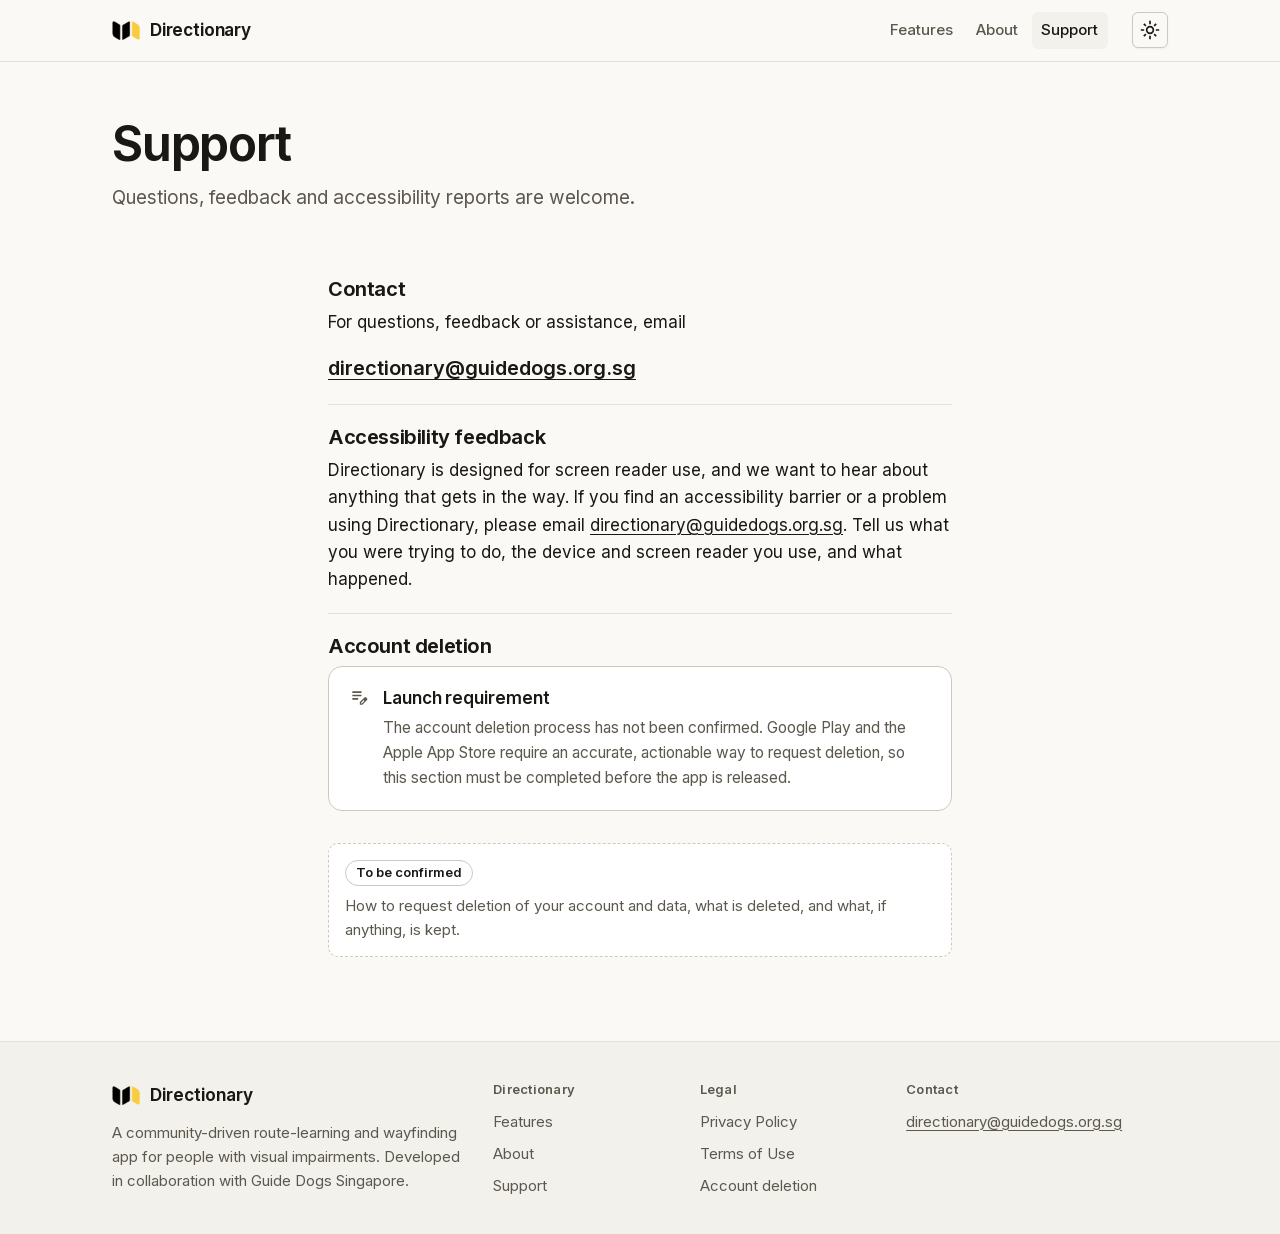
<file: support/index.html>
<!DOCTYPE html>
<html lang="en">
<head>
  <meta charset="utf-8" />
  <meta name="viewport" content="width=device-width, initial-scale=1" />
  <title>Support — Directionary</title>
  <meta name="description" content="Contact the Directionary team, report accessibility problems, and find information about account deletion." />
  <link rel="canonical" href="https://directionary.app/support/" />
  <meta property="og:type" content="website" />
  <meta property="og:title" content="Support — Directionary" />
  <meta property="og:description" content="Contact the Directionary team, report accessibility problems, and find information about account deletion." />
  <meta property="og:url" content="https://directionary.app/support/" />
  <link rel="icon" type="image/png" href="../assets/favicon.png" />
  <link rel="apple-touch-icon" href="../assets/apple-touch-icon.png" />
  <meta name="theme-color" content="#faf9f6" />
  <link rel="preload" href="../assets/fonts/inter-latin.woff2" as="font" type="font/woff2" crossorigin />
  <script src="../assets/theme.js"></script>
  <link rel="stylesheet" href="../styles.css" />
</head>
<body>
  <a class="skip-link" href="#main">Skip to content</a>

  <header class="site-header">
    <div class="wrap bar">
      <a class="brand" href="/">
        <img class="brand-mark" src="../assets/mark-small.png" alt="" width="80" height="55" />
        <span>Directionary</span>
      </a>
      <nav class="site-nav" aria-label="Primary">
        <ul class="nav-links">
          <li><a href="/features/">Features</a></li>
          <li><a href="/about/">About</a></li>
          <li><a href="/support/" aria-current="page">Support</a></li>
        </ul>
      </nav>
      <button class="theme-toggle" id="theme-toggle" type="button" aria-label="Switch to dark mode">
        <svg class="icon sun" viewBox="0 -960 960 960" aria-hidden="true" focusable="false"><path d="M565-395q35-35 35-85t-35-85q-35-35-85-35t-85 35q-35 35-35 85t35 85q35 35 85 35t85-35Zm-226.5 56.5Q280-397 280-480t58.5-141.5Q397-680 480-680t141.5 58.5Q680-563 680-480t-58.5 141.5Q563-280 480-280t-141.5-58.5ZM200-440H40v-80h160v80Zm720 0H760v-80h160v80ZM440-760v-160h80v160h-80Zm0 720v-160h80v160h-80ZM256-650l-101-97 57-59 96 100-52 56Zm492 496-97-101 53-55 101 97-57 59Zm-98-550 97-101 59 57-100 96-56-52ZM154-212l101-97 55 53-97 101-59-57Zm326-268Z"/></svg>
        <svg class="icon moon" viewBox="0 -960 960 960" aria-hidden="true" focusable="false"><path d="M480-120q-150 0-255-105T120-480q0-150 105-255t255-105q14 0 27.5 1t26.5 3q-41 29-65.5 75.5T444-660q0 90 63 153t153 63q55 0 101-24.5t75-65.5q2 13 3 26.5t1 27.5q0 150-105 255T480-120Zm0-80q88 0 158-48.5T740-375q-20 5-40 8t-40 3q-123 0-209.5-86.5T364-660q0-20 3-40t8-40q-78 32-126.5 102T200-480q0 116 82 198t198 82Zm-10-270Z"/></svg>
      </button>
    </div>
  </header>

  <main id="main">
    <div class="wrap page-head">
      <h1>Support</h1>
      <p class="lede">Questions, feedback and accessibility reports are welcome.</p>
    </div>
    <div class="wrap doc">
      
      <div class="prose">
          <section id="contact" aria-labelledby="contact-h"><h2 id="contact-h">Contact</h2>
<p>For questions, feedback or assistance, email</p><p class="contact-line"><a href="mailto:directionary@guidedogs.org.sg">directionary@guidedogs.org.sg</a></p>
          </section>
          <section id="accessibility-feedback" aria-labelledby="accessibility-feedback-h"><h2 id="accessibility-feedback-h">Accessibility feedback</h2>
<p>Directionary is designed for screen reader use, and we want to hear about anything that gets in the way. If you find an accessibility barrier or a problem using Directionary, please email <a href="mailto:directionary@guidedogs.org.sg">directionary@guidedogs.org.sg</a>. Tell us what you were trying to do, the device and screen reader you use, and what happened.</p>
          </section>
          <section id="account-deletion" aria-labelledby="account-deletion-h"><h2 id="account-deletion-h">Account deletion</h2>
<div class="notice doc-notice"><svg class="icon" viewBox="0 -960 960 960" aria-hidden="true" focusable="false"><path d="M160-400v-80h280v80H160Zm0-160v-80h440v80H160Zm0-160v-80h440v80H160Zm360 560v-123l221-220q9-9 20-13t22-4q12 0 23 4.5t20 13.5l37 37q8 9 12.5 20t4.5 22q0 11-4 22.5T863-380L643-160H520Zm300-263-37-37 37 37ZM580-220h38l121-122-18-19-19-18-122 121v38Zm141-141-19-18 37 37-18-19Z"/></svg><div><h3>Launch requirement</h3><p>The account deletion process has not been confirmed. Google Play and the Apple App Store require an accurate, actionable way to request deletion, so this section must be completed before the app is released.</p></div></div>
            <div class="pending"><span class="tag">To be confirmed</span><p>How to request deletion of your account and data, what is deleted, and what, if anything, is kept.</p></div>
          </section>
      </div>
    </div>
  </main>

  <footer class="site-footer">
    <div class="wrap fgrid">
      <div>
        <p class="footer-brand">
          <img class="brand-mark" src="../assets/mark-small.png" alt="" width="80" height="55" />
          Directionary
        </p>
        <p class="muted">A community-driven route-learning and wayfinding app for people with visual impairments. Developed in collaboration with Guide Dogs Singapore.</p>
      </div>
      <nav aria-label="Site">
        <h2>Directionary</h2>
        <ul class="flinks">
          <li><a href="/features/">Features</a></li>
          <li><a href="/about/">About</a></li>
          <li><a href="/support/">Support</a></li>
        </ul>
      </nav>
      <nav aria-label="Legal">
        <h2>Legal</h2>
        <ul class="flinks">
          <li><a href="/privacy/">Privacy Policy</a></li>
          <li><a href="/terms/">Terms of Use</a></li>
          <li><a href="/support/#account-deletion">Account deletion</a></li>
        </ul>
      </nav>
      <div>
        <h2>Contact</h2>
        <p><a class="footer-email" href="mailto:directionary@guidedogs.org.sg">directionary@guidedogs.org.sg</a></p>
      </div>
    </div>
  </footer>
</body>
</html>
</file>
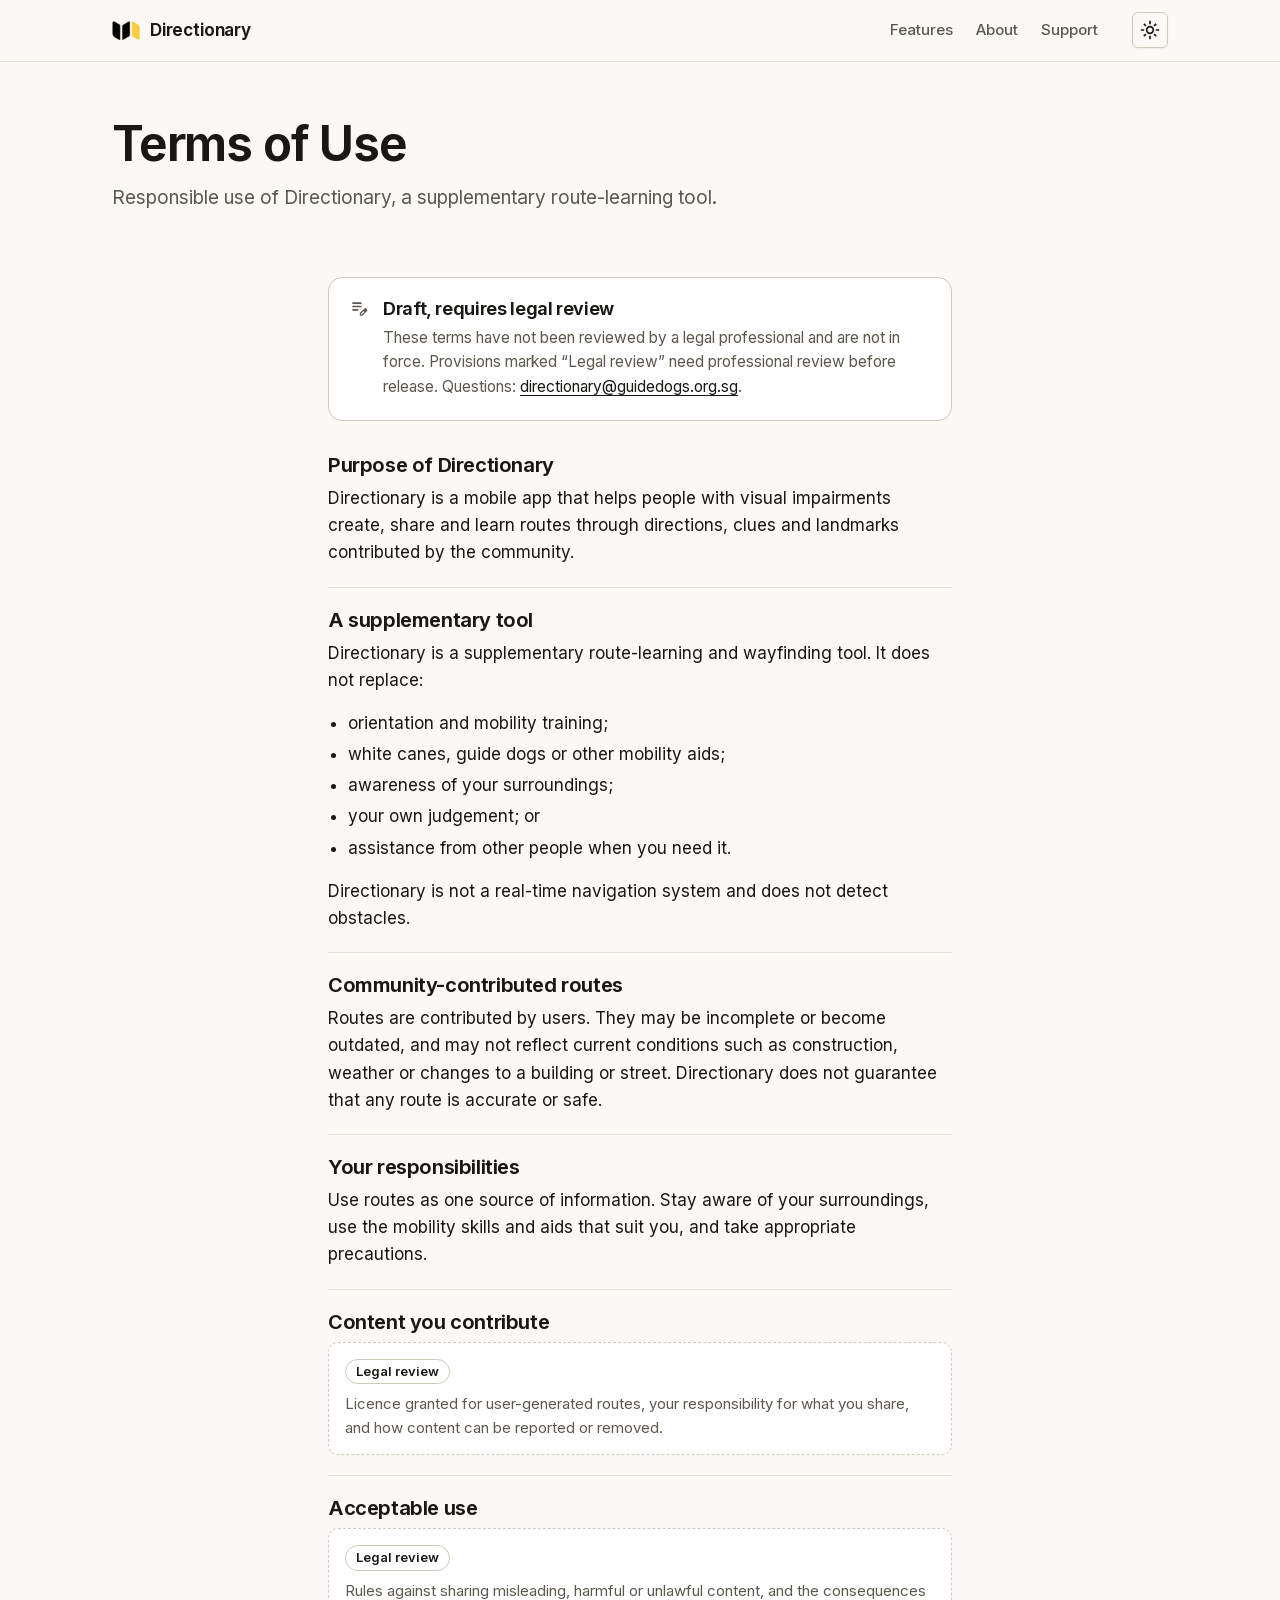
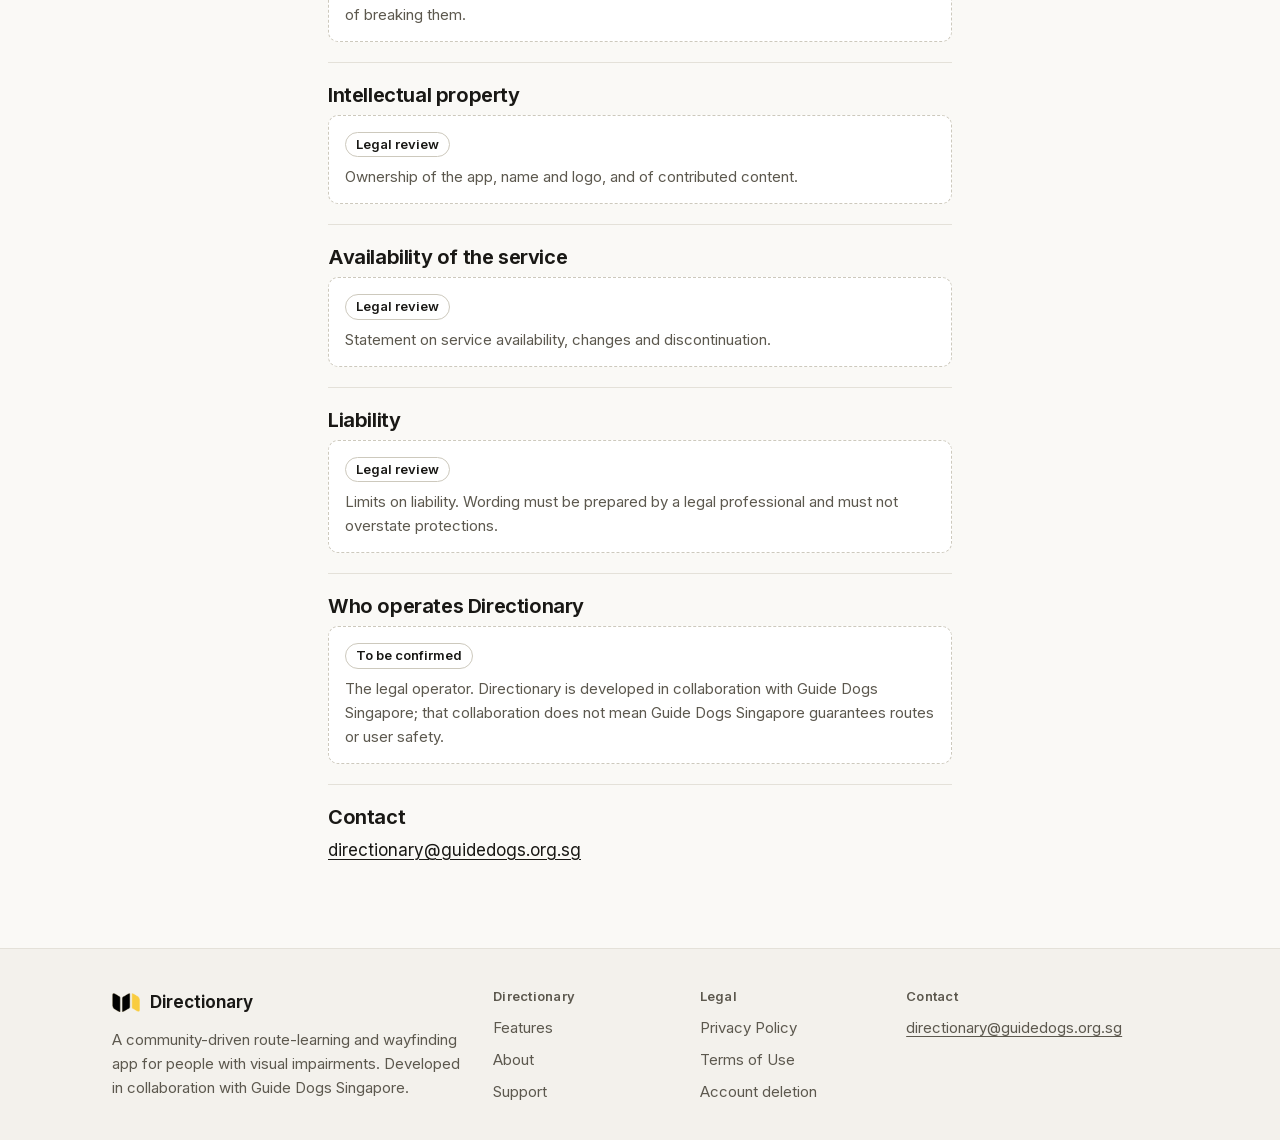
<file: terms/index.html>
<!DOCTYPE html>
<html lang="en">
<head>
  <meta charset="utf-8" />
  <meta name="viewport" content="width=device-width, initial-scale=1" />
  <title>Terms of Use — Directionary</title>
  <meta name="description" content="Draft terms of use for Directionary, a supplementary route-learning and wayfinding tool." />
  <link rel="canonical" href="https://directionary.app/terms/" />
  <meta property="og:type" content="website" />
  <meta property="og:title" content="Terms of Use — Directionary" />
  <meta property="og:description" content="Draft terms of use for Directionary, a supplementary route-learning and wayfinding tool." />
  <meta property="og:url" content="https://directionary.app/terms/" />
  <link rel="icon" type="image/png" href="../assets/favicon.png" />
  <link rel="apple-touch-icon" href="../assets/apple-touch-icon.png" />
  <meta name="theme-color" content="#faf9f6" />
  <link rel="preload" href="../assets/fonts/inter-latin.woff2" as="font" type="font/woff2" crossorigin />
  <script src="../assets/theme.js"></script>
  <link rel="stylesheet" href="../styles.css" />
</head>
<body>
  <a class="skip-link" href="#main">Skip to content</a>

  <header class="site-header">
    <div class="wrap bar">
      <a class="brand" href="/">
        <img class="brand-mark" src="../assets/mark-small.png" alt="" width="80" height="55" />
        <span>Directionary</span>
      </a>
      <nav class="site-nav" aria-label="Primary">
        <ul class="nav-links">
          <li><a href="/features/">Features</a></li>
          <li><a href="/about/">About</a></li>
          <li><a href="/support/">Support</a></li>
        </ul>
      </nav>
      <button class="theme-toggle" id="theme-toggle" type="button" aria-label="Switch to dark mode">
        <svg class="icon sun" viewBox="0 -960 960 960" aria-hidden="true" focusable="false"><path d="M565-395q35-35 35-85t-35-85q-35-35-85-35t-85 35q-35 35-35 85t35 85q35 35 85 35t85-35Zm-226.5 56.5Q280-397 280-480t58.5-141.5Q397-680 480-680t141.5 58.5Q680-563 680-480t-58.5 141.5Q563-280 480-280t-141.5-58.5ZM200-440H40v-80h160v80Zm720 0H760v-80h160v80ZM440-760v-160h80v160h-80Zm0 720v-160h80v160h-80ZM256-650l-101-97 57-59 96 100-52 56Zm492 496-97-101 53-55 101 97-57 59Zm-98-550 97-101 59 57-100 96-56-52ZM154-212l101-97 55 53-97 101-59-57Zm326-268Z"/></svg>
        <svg class="icon moon" viewBox="0 -960 960 960" aria-hidden="true" focusable="false"><path d="M480-120q-150 0-255-105T120-480q0-150 105-255t255-105q14 0 27.5 1t26.5 3q-41 29-65.5 75.5T444-660q0 90 63 153t153 63q55 0 101-24.5t75-65.5q2 13 3 26.5t1 27.5q0 150-105 255T480-120Zm0-80q88 0 158-48.5T740-375q-20 5-40 8t-40 3q-123 0-209.5-86.5T364-660q0-20 3-40t8-40q-78 32-126.5 102T200-480q0 116 82 198t198 82Zm-10-270Z"/></svg>
      </button>
    </div>
  </header>

  <main id="main">
    <div class="wrap page-head">
      <h1>Terms of Use</h1>
      <p class="lede">Responsible use of Directionary, a supplementary route-learning tool.</p>
    </div>
    <div class="wrap doc">
      <div class="notice doc-notice"><svg class="icon" viewBox="0 -960 960 960" aria-hidden="true" focusable="false"><path d="M160-400v-80h280v80H160Zm0-160v-80h440v80H160Zm0-160v-80h440v80H160Zm360 560v-123l221-220q9-9 20-13t22-4q12 0 23 4.5t20 13.5l37 37q8 9 12.5 20t4.5 22q0 11-4 22.5T863-380L643-160H520Zm300-263-37-37 37 37ZM580-220h38l121-122-18-19-19-18-122 121v38Zm141-141-19-18 37 37-18-19Z"/></svg><div><h2>Draft, requires legal review</h2><p>These terms have not been reviewed by a legal professional and are not in force. Provisions marked “Legal review” need professional review before release. Questions: <a href="mailto:directionary@guidedogs.org.sg">directionary@guidedogs.org.sg</a>.</p></div></div>
      <div class="prose">
          <section id="purpose" aria-labelledby="purpose-h"><h2 id="purpose-h">Purpose of Directionary</h2>
<p>Directionary is a mobile app that helps people with visual impairments create, share and learn routes through directions, clues and landmarks contributed by the community.</p>
          </section>
          <section id="supplementary" aria-labelledby="supplementary-h"><h2 id="supplementary-h">A supplementary tool</h2>
<p>Directionary is a supplementary route-learning and wayfinding tool. It does not replace:</p>
            <ul>
              <li>orientation and mobility training;</li>
              <li>white canes, guide dogs or other mobility aids;</li>
              <li>awareness of your surroundings;</li>
              <li>your own judgement; or</li>
              <li>assistance from other people when you need it.</li>
            </ul>
            <p>Directionary is not a real-time navigation system and does not detect obstacles.</p>
          </section>
          <section id="community-routes" aria-labelledby="community-routes-h"><h2 id="community-routes-h">Community-contributed routes</h2>
<p>Routes are contributed by users. They may be incomplete or become outdated, and may not reflect current conditions such as construction, weather or changes to a building or street. Directionary does not guarantee that any route is accurate or safe.</p>
          </section>
          <section id="responsibilities" aria-labelledby="responsibilities-h"><h2 id="responsibilities-h">Your responsibilities</h2>
<p>Use routes as one source of information. Stay aware of your surroundings, use the mobility skills and aids that suit you, and take appropriate precautions.</p>
          </section>
          <section id="content" aria-labelledby="content-h"><h2 id="content-h">Content you contribute</h2>
<div class="pending"><span class="tag">Legal review</span><p>Licence granted for user-generated routes, your responsibility for what you share, and how content can be reported or removed.</p></div>
          </section>
          <section id="acceptable-use" aria-labelledby="acceptable-use-h"><h2 id="acceptable-use-h">Acceptable use</h2>
<div class="pending"><span class="tag">Legal review</span><p>Rules against sharing misleading, harmful or unlawful content, and the consequences of breaking them.</p></div>
          </section>
          <section id="ip" aria-labelledby="ip-h"><h2 id="ip-h">Intellectual property</h2>
<div class="pending"><span class="tag">Legal review</span><p>Ownership of the app, name and logo, and of contributed content.</p></div>
          </section>
          <section id="availability" aria-labelledby="availability-h"><h2 id="availability-h">Availability of the service</h2>
<div class="pending"><span class="tag">Legal review</span><p>Statement on service availability, changes and discontinuation.</p></div>
          </section>
          <section id="liability" aria-labelledby="liability-h"><h2 id="liability-h">Liability</h2>
<div class="pending"><span class="tag">Legal review</span><p>Limits on liability. Wording must be prepared by a legal professional and must not overstate protections.</p></div>
          </section>
          <section id="operator" aria-labelledby="operator-h"><h2 id="operator-h">Who operates Directionary</h2>
<div class="pending"><span class="tag">To be confirmed</span><p>The legal operator. Directionary is developed in collaboration with Guide Dogs Singapore; that collaboration does not mean Guide Dogs Singapore guarantees routes or user safety.</p></div>
          </section>
          <section id="contact" aria-labelledby="contact-h"><h2 id="contact-h">Contact</h2>
<p><a href="mailto:directionary@guidedogs.org.sg">directionary@guidedogs.org.sg</a></p>
          </section>
      </div>
    </div>
  </main>

  <footer class="site-footer">
    <div class="wrap fgrid">
      <div>
        <p class="footer-brand">
          <img class="brand-mark" src="../assets/mark-small.png" alt="" width="80" height="55" />
          Directionary
        </p>
        <p class="muted">A community-driven route-learning and wayfinding app for people with visual impairments. Developed in collaboration with Guide Dogs Singapore.</p>
      </div>
      <nav aria-label="Site">
        <h2>Directionary</h2>
        <ul class="flinks">
          <li><a href="/features/">Features</a></li>
          <li><a href="/about/">About</a></li>
          <li><a href="/support/">Support</a></li>
        </ul>
      </nav>
      <nav aria-label="Legal">
        <h2>Legal</h2>
        <ul class="flinks">
          <li><a href="/privacy/">Privacy Policy</a></li>
          <li><a href="/terms/">Terms of Use</a></li>
          <li><a href="/support/#account-deletion">Account deletion</a></li>
        </ul>
      </nav>
      <div>
        <h2>Contact</h2>
        <p><a class="footer-email" href="mailto:directionary@guidedogs.org.sg">directionary@guidedogs.org.sg</a></p>
      </div>
    </div>
  </footer>
</body>
</html>
</file>
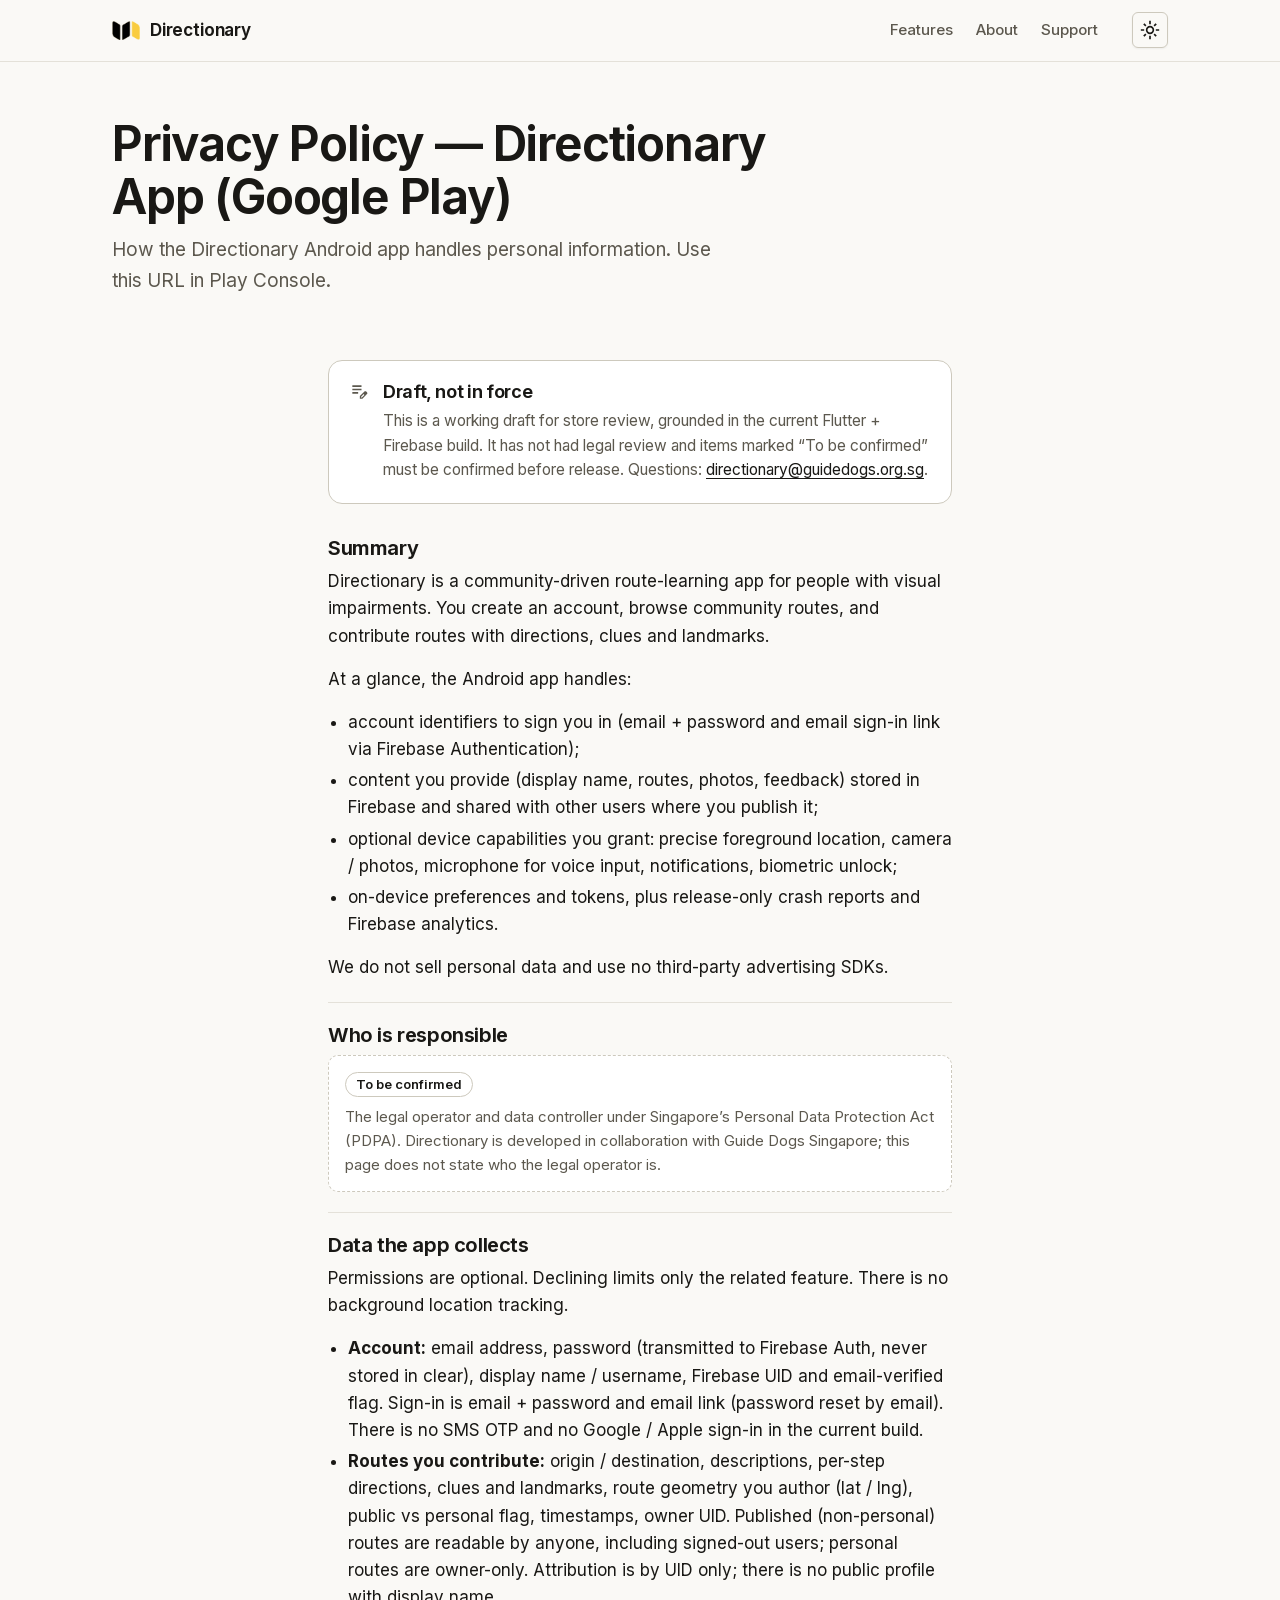
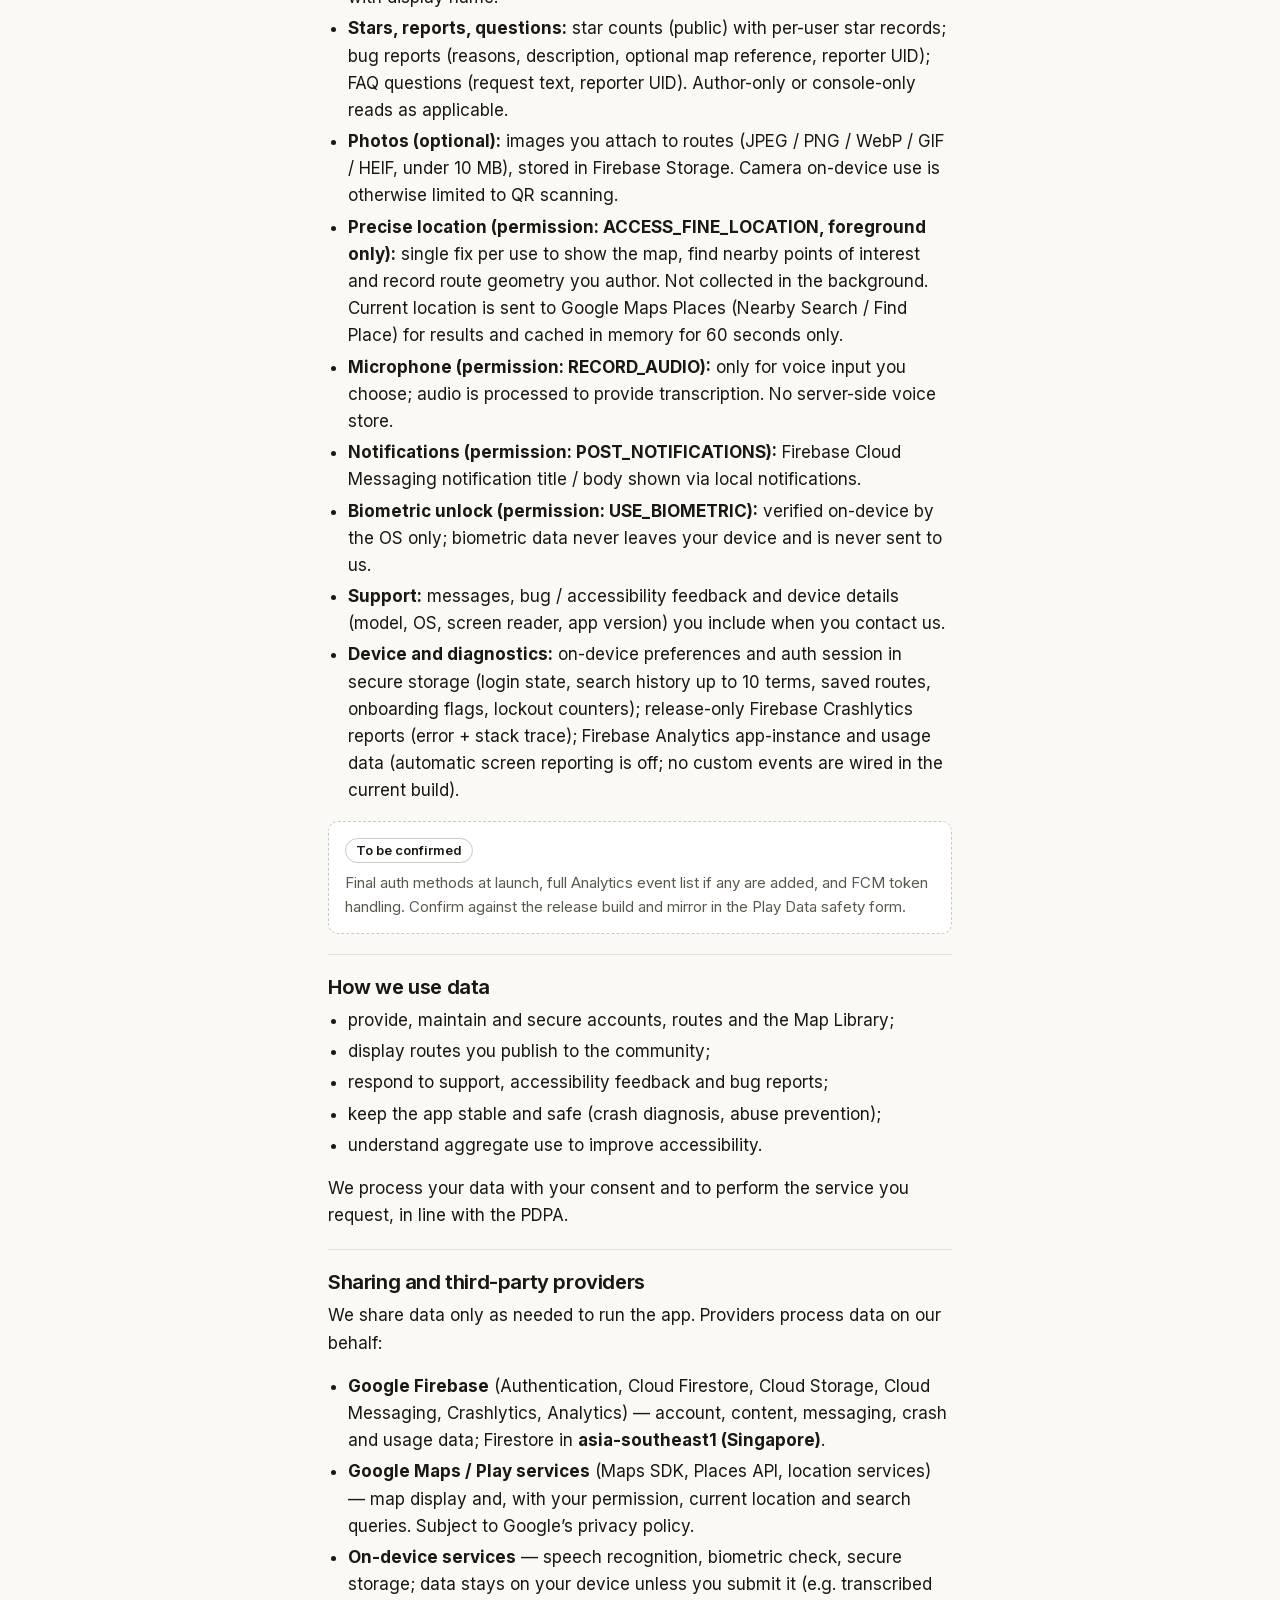
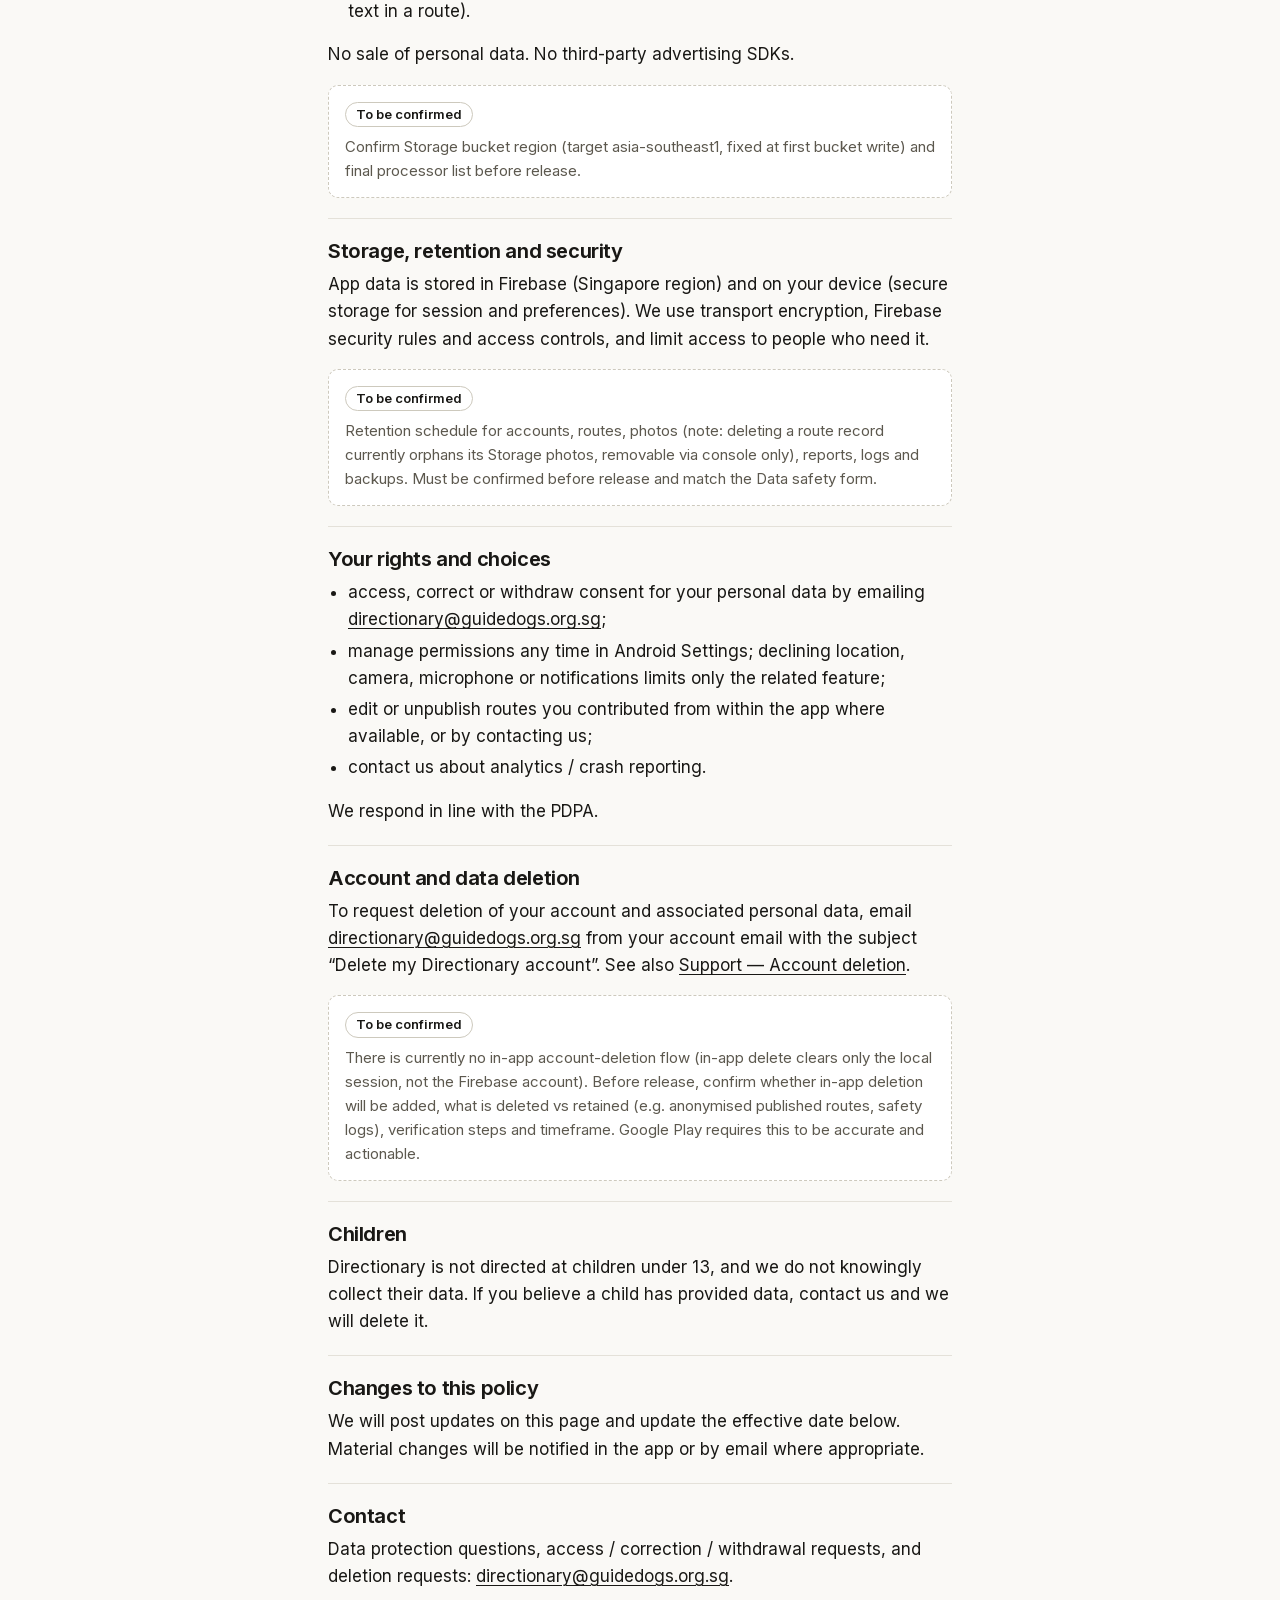
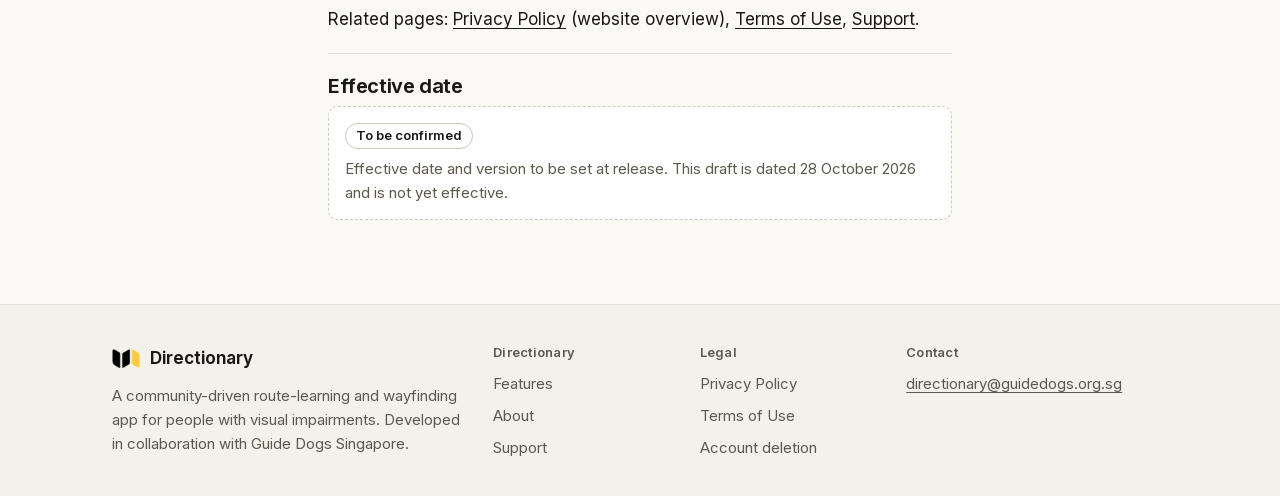
<file: privacy/play-store.html>
<!DOCTYPE html>
<html lang="en">
<head>
  <meta charset="utf-8" />
  <meta name="viewport" content="width=device-width, initial-scale=1" />
  <title>Privacy Policy for the Directionary App (Google Play) — Directionary</title>
  <meta name="description" content="Draft Play Store privacy policy for the Directionary Android app: what data the app collects, why, sharing, security, deletion and contact." />
  <link rel="canonical" href="https://directionary.app/privacy/play-store.html" />
  <meta property="og:type" content="website" />
  <meta property="og:title" content="Privacy Policy for the Directionary App (Google Play) — Directionary" />
  <meta property="og:description" content="Draft Play Store privacy policy for the Directionary Android app: what data the app collects, why, sharing, security, deletion and contact." />
  <meta property="og:url" content="https://directionary.app/privacy/play-store.html" />
  <link rel="icon" type="image/png" href="../assets/favicon.png" />
  <link rel="apple-touch-icon" href="../assets/apple-touch-icon.png" />
  <meta name="theme-color" content="#faf9f6" />
  <link rel="preload" href="../assets/fonts/inter-latin.woff2" as="font" type="font/woff2" crossorigin />
  <script src="../assets/theme.js"></script>
  <link rel="stylesheet" href="../styles.css" />
</head>
<body>
  <a class="skip-link" href="#main">Skip to content</a>

  <header class="site-header">
    <div class="wrap bar">
      <a class="brand" href="/">
        <img class="brand-mark" src="../assets/mark-small.png" alt="" width="80" height="55" />
        <span>Directionary</span>
      </a>
      <nav class="site-nav" aria-label="Primary">
        <ul class="nav-links">
          <li><a href="/features/">Features</a></li>
          <li><a href="/about/">About</a></li>
          <li><a href="/support/">Support</a></li>
        </ul>
      </nav>
      <button class="theme-toggle" id="theme-toggle" type="button" aria-label="Switch to dark mode">
        <svg class="icon sun" viewBox="0 -960 960 960" aria-hidden="true" focusable="false"><path d="M565-395q35-35 35-85t-35-85q-35-35-85-35t-85 35q-35 35-35 85t35 85q35 35 85 35t85-35Zm-226.5 56.5Q280-397 280-480t58.5-141.5Q397-680 480-680t141.5 58.5Q680-563 680-480t-58.5 141.5Q563-280 480-280t-141.5-58.5ZM200-440H40v-80h160v80Zm720 0H760v-80h160v80ZM440-760v-160h80v160h-80Zm0 720v-160h80v160h-80ZM256-650l-101-97 57-59 96 100-52 56Zm492 496-97-101 53-55 101 97-57 59Zm-98-550 97-101 59 57-100 96-56-52ZM154-212l101-97 55 53-97 101-59-57Zm326-268Z"/></svg>
        <svg class="icon moon" viewBox="0 -960 960 960" aria-hidden="true" focusable="false"><path d="M480-120q-150 0-255-105T120-480q0-150 105-255t255-105q14 0 27.5 1t26.5 3q-41 29-65.5 75.5T444-660q0 90 63 153t153 63q55 0 101-24.5t75-65.5q2 13 3 26.5t1 27.5q0 150-105 255T480-120Zm0-80q88 0 158-48.5T740-375q-20 5-40 8t-40 3q-123 0-209.5-86.5T364-660q0-20 3-40t8-40q-78 32-126.5 102T200-480q0 116 82 198t198 82Zm-10-270Z"/></svg>
      </button>
    </div>
  </header>

  <main id="main">
    <div class="wrap page-head">
      <h1>Privacy Policy — Directionary App (Google Play)</h1>
      <p class="lede">How the Directionary Android app handles personal information. Use this URL in Play Console.</p>
    </div>
    <div class="wrap doc">
      <div class="notice doc-notice"><svg class="icon" viewBox="0 -960 960 960" aria-hidden="true" focusable="false"><path d="M160-400v-80h280v80H160Zm0-160v-80h440v80H160Zm0-160v-80h440v80H160Zm360 560v-123l221-220q9-9 20-13t22-4q12 0 23 4.5t20 13.5l37 37q8 9 12.5 20t4.5 22q0 11-4 22.5T863-380L643-160H520Zm300-263-37-37 37 37ZM580-220h38l121-122-18-19-19-18-122 121v38Zm141-141-19-18 37 37-18-19Z"/></svg><div><h2>Draft, not in force</h2><p>This is a working draft for store review, grounded in the current Flutter + Firebase build. It has not had legal review and items marked “To be confirmed” must be confirmed before release. Questions: <a href="mailto:directionary@guidedogs.org.sg">directionary@guidedogs.org.sg</a>.</p></div></div>
      <div class="prose">
          <section id="summary" aria-labelledby="summary-h"><h2 id="summary-h">Summary</h2>
<p>Directionary is a community-driven route-learning app for people with visual impairments. You create an account, browse community routes, and contribute routes with directions, clues and landmarks.</p>
<p>At a glance, the Android app handles:</p>
            <ul>
              <li>account identifiers to sign you in (email + password and email sign-in link via Firebase Authentication);</li>
              <li>content you provide (display name, routes, photos, feedback) stored in Firebase and shared with other users where you publish it;</li>
              <li>optional device capabilities you grant: precise foreground location, camera / photos, microphone for voice input, notifications, biometric unlock;</li>
              <li>on-device preferences and tokens, plus release-only crash reports and Firebase analytics.</li>
            </ul>
<p>We do not sell personal data and use no third-party advertising SDKs.</p>
          </section>
          <section id="responsible" aria-labelledby="responsible-h"><h2 id="responsible-h">Who is responsible</h2>
<div class="pending"><span class="tag">To be confirmed</span><p>The legal operator and data controller under Singapore’s Personal Data Protection Act (PDPA). Directionary is developed in collaboration with Guide Dogs Singapore; this page does not state who the legal operator is.</p></div>
          </section>
          <section id="data-we-collect" aria-labelledby="data-we-collect-h"><h2 id="data-we-collect-h">Data the app collects</h2>
<p>Permissions are optional. Declining limits only the related feature. There is no background location tracking.</p>
            <ul>
              <li><strong>Account:</strong> email address, password (transmitted to Firebase Auth, never stored in clear), display name / username, Firebase UID and email-verified flag. Sign-in is email + password and email link (password reset by email). There is no SMS OTP and no Google / Apple sign-in in the current build.</li>
              <li><strong>Routes you contribute:</strong> origin / destination, descriptions, per-step directions, clues and landmarks, route geometry you author (lat / lng), public vs personal flag, timestamps, owner UID. Published (non-personal) routes are readable by anyone, including signed-out users; personal routes are owner-only. Attribution is by UID only; there is no public profile with display name.</li>
              <li><strong>Stars, reports, questions:</strong> star counts (public) with per-user star records; bug reports (reasons, description, optional map reference, reporter UID); FAQ questions (request text, reporter UID). Author-only or console-only reads as applicable.</li>
              <li><strong>Photos (optional):</strong> images you attach to routes (JPEG / PNG / WebP / GIF / HEIF, under 10&nbsp;MB), stored in Firebase Storage. Camera on-device use is otherwise limited to QR scanning.</li>
              <li><strong>Precise location (permission: ACCESS_FINE_LOCATION, foreground only):</strong> single fix per use to show the map, find nearby points of interest and record route geometry you author. Not collected in the background. Current location is sent to Google Maps Places (Nearby Search / Find Place) for results and cached in memory for 60 seconds only.</li>
              <li><strong>Microphone (permission: RECORD_AUDIO):</strong> only for voice input you choose; audio is processed to provide transcription. No server-side voice store.</li>
              <li><strong>Notifications (permission: POST_NOTIFICATIONS):</strong> Firebase Cloud Messaging notification title / body shown via local notifications.</li>
              <li><strong>Biometric unlock (permission: USE_BIOMETRIC):</strong> verified on-device by the OS only; biometric data never leaves your device and is never sent to us.</li>
              <li><strong>Support:</strong> messages, bug / accessibility feedback and device details (model, OS, screen reader, app version) you include when you contact us.</li>
              <li><strong>Device and diagnostics:</strong> on-device preferences and auth session in secure storage (login state, search history up to 10 terms, saved routes, onboarding flags, lockout counters); release-only Firebase Crashlytics reports (error + stack trace); Firebase Analytics app-instance and usage data (automatic screen reporting is off; no custom events are wired in the current build).</li>
            </ul>
<div class="pending"><span class="tag">To be confirmed</span><p>Final auth methods at launch, full Analytics event list if any are added, and FCM token handling. Confirm against the release build and mirror in the Play Data safety form.</p></div>
          </section>
          <section id="how-we-use" aria-labelledby="how-we-use-h"><h2 id="how-we-use-h">How we use data</h2>
            <ul>
              <li>provide, maintain and secure accounts, routes and the Map Library;</li>
              <li>display routes you publish to the community;</li>
              <li>respond to support, accessibility feedback and bug reports;</li>
              <li>keep the app stable and safe (crash diagnosis, abuse prevention);</li>
              <li>understand aggregate use to improve accessibility.</li>
            </ul>
<p>We process your data with your consent and to perform the service you request, in line with the PDPA.</p>
          </section>
          <section id="sharing" aria-labelledby="sharing-h"><h2 id="sharing-h">Sharing and third-party providers</h2>
<p>We share data only as needed to run the app. Providers process data on our behalf:</p>
            <ul>
              <li><strong>Google Firebase</strong> (Authentication, Cloud Firestore, Cloud Storage, Cloud Messaging, Crashlytics, Analytics) — account, content, messaging, crash and usage data; Firestore in <strong>asia-southeast1 (Singapore)</strong>.</li>
              <li><strong>Google Maps / Play services</strong> (Maps SDK, Places API, location services) — map display and, with your permission, current location and search queries. Subject to Google’s privacy policy.</li>
              <li><strong>On-device services</strong> — speech recognition, biometric check, secure storage; data stays on your device unless you submit it (e.g. transcribed text in a route).</li>
            </ul>
<p>No sale of personal data. No third-party advertising SDKs.</p>
<div class="pending"><span class="tag">To be confirmed</span><p>Confirm Storage bucket region (target asia-southeast1, fixed at first bucket write) and final processor list before release.</p></div>
          </section>
          <section id="storage" aria-labelledby="storage-h"><h2 id="storage-h">Storage, retention and security</h2>
<p>App data is stored in Firebase (Singapore region) and on your device (secure storage for session and preferences). We use transport encryption, Firebase security rules and access controls, and limit access to people who need it.</p>
<div class="pending"><span class="tag">To be confirmed</span><p>Retention schedule for accounts, routes, photos (note: deleting a route record currently orphans its Storage photos, removable via console only), reports, logs and backups. Must be confirmed before release and match the Data safety form.</p></div>
          </section>
          <section id="rights" aria-labelledby="rights-h"><h2 id="rights-h">Your rights and choices</h2>
            <ul>
              <li>access, correct or withdraw consent for your personal data by emailing <a href="mailto:directionary@guidedogs.org.sg">directionary@guidedogs.org.sg</a>;</li>
              <li>manage permissions any time in Android Settings; declining location, camera, microphone or notifications limits only the related feature;</li>
              <li>edit or unpublish routes you contributed from within the app where available, or by contacting us;</li>
              <li>contact us about analytics / crash reporting.</li>
            </ul>
<p>We respond in line with the PDPA.</p>
          </section>
          <section id="deletion" aria-labelledby="deletion-h"><h2 id="deletion-h">Account and data deletion</h2>
<p>To request deletion of your account and associated personal data, email <a href="mailto:directionary@guidedogs.org.sg">directionary@guidedogs.org.sg</a> from your account email with the subject “Delete my Directionary account”. See also <a href="/support/#account-deletion">Support — Account deletion</a>.</p>
<div class="pending"><span class="tag">To be confirmed</span><p>There is currently no in-app account-deletion flow (in-app delete clears only the local session, not the Firebase account). Before release, confirm whether in-app deletion will be added, what is deleted vs retained (e.g. anonymised published routes, safety logs), verification steps and timeframe. Google Play requires this to be accurate and actionable.</p></div>
          </section>
          <section id="children" aria-labelledby="children-h"><h2 id="children-h">Children</h2>
<p>Directionary is not directed at children under 13, and we do not knowingly collect their data. If you believe a child has provided data, contact us and we will delete it.</p>
          </section>
          <section id="changes" aria-labelledby="changes-h"><h2 id="changes-h">Changes to this policy</h2>
<p>We will post updates on this page and update the effective date below. Material changes will be notified in the app or by email where appropriate.</p>
          </section>
          <section id="contact" aria-labelledby="contact-h"><h2 id="contact-h">Contact</h2>
<p>Data protection questions, access / correction / withdrawal requests, and deletion requests: <a href="mailto:directionary@guidedogs.org.sg">directionary@guidedogs.org.sg</a>.</p>
<p>Related pages: <a href="/privacy/">Privacy Policy</a> (website overview), <a href="/terms/">Terms of Use</a>, <a href="/support/">Support</a>.</p>
          </section>
          <section id="effective" aria-labelledby="effective-h"><h2 id="effective-h">Effective date</h2>
<div class="pending"><span class="tag">To be confirmed</span><p>Effective date and version to be set at release. This draft is dated 28 October 2026 and is not yet effective.</p></div>
          </section>
      </div>
    </div>
  </main>

  <footer class="site-footer">
    <div class="wrap fgrid">
      <div>
        <p class="footer-brand">
          <img class="brand-mark" src="../assets/mark-small.png" alt="" width="80" height="55" />
          Directionary
        </p>
        <p class="muted">A community-driven route-learning and wayfinding app for people with visual impairments. Developed in collaboration with Guide Dogs Singapore.</p>
      </div>
      <nav aria-label="Site">
        <h2>Directionary</h2>
        <ul class="flinks">
          <li><a href="/features/">Features</a></li>
          <li><a href="/about/">About</a></li>
          <li><a href="/support/">Support</a></li>
        </ul>
      </nav>
      <nav aria-label="Legal">
        <h2>Legal</h2>
        <ul class="flinks">
          <li><a href="/privacy/">Privacy Policy</a></li>
          <li><a href="/terms/">Terms of Use</a></li>
          <li><a href="/support/#account-deletion">Account deletion</a></li>
        </ul>
      </nav>
      <div>
        <h2>Contact</h2>
        <p><a class="footer-email" href="mailto:directionary@guidedogs.org.sg">directionary@guidedogs.org.sg</a></p>
      </div>
    </div>
  </footer>
</body>
</html>
</file>
<file: styles.css>
/* Directionary — contemporary product site.
   One typeface (Inter), warm off-white light theme, restrained dark theme.
   Yellow is an accent only: tags, underlines, current-page marker. */

@font-face {
  font-family: "Inter";
  font-style: normal;
  font-weight: 400 700;
  font-display: swap;
  src: url("assets/fonts/inter-latin.woff2") format("woff2");
}

:root {
  color-scheme: light;
  --bg: #faf9f6;
  --bg-alt: #f3f1ec;
  --surface: #ffffff;
  --text: #191815;
  --muted: #5c584e;
  --text-2: #3f3c34;
  --border: #e4e1d9;
  --border-strong: #cdc9bd;
  --accent: #f9cb42;
  --on-accent: #191815;
  --focus: #191815;

  --font: "Inter", system-ui, -apple-system, "Segoe UI", Roboto, Helvetica, Arial, sans-serif;

  --gutter: clamp(1.25rem, 4vw, 2.5rem);
  --max: 66rem;
  --section: clamp(2.5rem, 5vw, 4rem);
  /* spacing scale */
  --sp-1: 0.5rem;
  --sp-2: 1rem;
  --sp-3: 1.5rem;
  --sp-4: 2.5rem;
  --sp-5: 4rem;
  --sp-6: clamp(2.5rem, 5vw, 3.75rem);
  --sp-7: clamp(3rem, 6vw, 4.5rem);
  --r-sm: 6px;
  --r-md: 10px;
  --r-lg: 14px;
}

:root[data-theme="dark"] {
  color-scheme: dark;
  --bg: #191815;
  --bg-alt: #1f1d18;
  --surface: #25231d;
  --text: #fef7e3;
  --muted: #b5af9f;
  --text-2: #d6d0c0;
  --border: #34312a;
  --border-strong: #4a463b;
  --focus: #f9cb42;
}

*, *::before, *::after { box-sizing: border-box; }

html { -webkit-text-size-adjust: 100%; text-size-adjust: 100%; }
@media (prefers-reduced-motion: no-preference) { html { scroll-behavior: smooth; } }

body {
  margin: 0;
  background: var(--bg);
  color: var(--text);
  font-family: var(--font);
  font-size: clamp(1rem, 0.97rem + 0.12vw, 1.0625rem);
  line-height: 1.6;
  -webkit-font-smoothing: antialiased;
}

img { max-width: 100%; height: auto; }
[id] { scroll-margin-top: 1.5rem; }

/* Links: inline links keep a persistent underline (not colour alone); navigation,
   footer and actions override it below. Yellow is reserved for emphasis. */
a {
  color: var(--text);
  text-decoration-line: underline;
  text-decoration-color: currentColor;
  text-decoration-thickness: 1px;
  text-underline-offset: 0.2em;
}
a:hover { text-decoration-thickness: 2px; }

:focus-visible { outline: 2px solid var(--focus); outline-offset: 2px; border-radius: 4px; }

.visually-hidden {
  position: absolute; width: 1px; height: 1px; margin: -1px; padding: 0;
  overflow: hidden; clip: rect(0 0 0 0); white-space: nowrap; border: 0;
}

.skip-link {
  position: absolute; left: 1rem; top: -4rem; z-index: 20;
  padding: 0.5rem 1rem; border-radius: var(--r-sm);
  background: var(--accent); color: var(--on-accent); font-weight: 600; text-decoration: none;
}
.skip-link:focus { top: 1rem; }

.wrap { width: 100%; max-width: calc(var(--max) + 2 * var(--gutter)); margin-inline: auto; padding-inline: var(--gutter); }

/* ---------- Icons (inline Material Symbols SVG, decorative) ---------- */
.icon { display: block; flex: none; width: 1.25rem; height: 1.25rem; fill: currentColor; }

/* ---------- Type ---------- */
h1, h2, h3 { margin: 0; text-wrap: balance; }
h1 { font-size: clamp(2rem, 1.5rem + 2.2vw, 3rem); font-weight: 650; line-height: 1.1; letter-spacing: -0.025em; }
h2 { font-size: clamp(1.5rem, 1.25rem + 1vw, 2rem); font-weight: 650; line-height: 1.2; letter-spacing: -0.02em; }
h3 { font-size: 1.0625rem; font-weight: 600; line-height: 1.35; letter-spacing: -0.005em; }

p { margin: 0 0 1rem; max-width: 40rem; }
p:last-child { margin-bottom: 0; }

.lede { font-size: clamp(1.0625rem, 1rem + 0.3vw, 1.1875rem); color: var(--muted); line-height: 1.6; }
.muted { color: var(--muted); }

.tag {
  display: inline-flex; align-items: center; gap: 0.375rem;
  padding: 0.125rem 0.625rem; border-radius: 999px;
  border: 1px solid var(--border-strong); background: var(--surface); color: var(--text);
  font-size: 0.8125rem; font-weight: 600; line-height: 1.5;
}
.tag-accent { background: var(--accent); border-color: var(--accent); color: var(--on-accent); }

/* ---------- Header ---------- */
.site-header { border-bottom: 1px solid var(--border); }
.bar { display: flex; flex-wrap: wrap; align-items: center; column-gap: 0.5rem; row-gap: 0.25rem; padding-block: 0.75rem; }

.brand {
  flex: 0 0 100%;
  display: inline-flex; align-items: center; gap: 0.625rem;
  font-size: 1.0625rem; font-weight: 650; letter-spacing: -0.01em; text-decoration: none;
}
.brand-mark { display: block; width: 1.75rem; height: auto; }

.site-nav { min-width: 0; }
@media (min-width: 40rem) {
  .bar { column-gap: 1.5rem; }
  .brand { flex: 0 0 auto; margin-right: auto; }
}
.nav-links { display: flex; flex-wrap: wrap; gap: 0.125rem; margin: 0 0 0 -0.6rem; padding: 0; list-style: none; }
@media (min-width: 40rem) { .nav-links { margin-left: 0; gap: 0.25rem; } .nav-links a { padding-inline: 0.75rem; } }
.nav-links a {
  display: inline-block; padding: 0.4rem 0.6rem; border-radius: var(--r-sm);
  color: var(--muted); font-size: 0.9375rem; font-weight: 500; text-decoration: none;
}
.nav-links a:hover { background: var(--bg-alt); color: var(--text); }
.nav-links a[aria-current="page"] { color: var(--text); background: var(--bg-alt); }

/* Theme toggle: shadcn-style outline icon button */
.theme-toggle {
  margin-left: auto;
  display: inline-grid; place-items: center; width: 2.25rem; height: 2.25rem; padding: 0;
  border: 1px solid var(--border-strong); border-radius: var(--r-sm);
  background: transparent; color: var(--text); cursor: pointer; font: inherit;
  box-shadow: 0 1px 2px rgb(0 0 0 / 0.05);
}
@media (min-width: 40rem) { .theme-toggle { margin-left: 0; } }
.theme-toggle:hover { background: var(--bg-alt); }
.theme-toggle .icon { grid-area: 1 / 1; }
.theme-toggle .moon { display: none; }
:root[data-theme="dark"] .theme-toggle .sun { display: none; }
:root[data-theme="dark"] .theme-toggle .moon { display: block; }

/* ---------- Buttons ---------- */
.btn {
  display: inline-flex; align-items: center; gap: 0.5rem;
  padding: 0.625rem 1rem; border-radius: var(--r-sm);
  border: 1px solid var(--text); background: var(--text); color: var(--bg);
  font-size: 0.9375rem; font-weight: 500; text-decoration: none;
}
.btn:hover { opacity: 0.9; }
.btn-ghost { background: transparent; color: var(--text); border-color: var(--border-strong); }
.btn-ghost:hover { background: var(--bg-alt); opacity: 1; }
.btn .icon { width: 1.125rem; height: 1.125rem; }
.actions { display: flex; flex-wrap: wrap; gap: 0.75rem; margin-top: 1.5rem; }

/* ---------- Layout ---------- */
.section { padding-block: var(--section); border-top: 1px solid var(--border); }
.band { background: var(--bg-alt); }
.section-head { margin-bottom: 1.75rem; }
.section-head h2 { margin-bottom: 0.5rem; }
.section-head p { color: var(--muted); }

/* ---------- Hero ---------- */
.hero { padding-block: clamp(2.5rem, 6vw, 4.5rem) var(--section); }
.hero-grid { display: grid; gap: 2rem; align-items: center; }
@media (min-width: 56rem) { .hero-grid { grid-template-columns: minmax(0, 7fr) minmax(0, 5fr); gap: 3rem; } }
.hero .tag { margin-bottom: 1.25rem; }
.hero h1 { margin-bottom: 1rem; max-width: 18ch; }
.hero .lede { max-width: 36rem; }

.glance {
  margin: 0; padding: 0.5rem 1.25rem; list-style: none;
  border: 1px solid var(--border); border-radius: var(--r-lg); background: var(--surface);
}
.glance li { display: flex; gap: 0.875rem; align-items: flex-start; padding-block: 0.875rem; }
.glance li + li { border-top: 1px solid var(--border); }
.glance .icon { margin-top: 0.0625rem; color: var(--muted); }
.glance strong { display: block; font-size: 0.9375rem; font-weight: 600; }
.glance .d { color: var(--muted); font-size: 0.9375rem; }

/* ---------- Feature cards ---------- */
.cards { display: grid; gap: 1rem; margin: 0; padding: 0; list-style: none; }
@media (min-width: 48rem) { .cards { grid-template-columns: repeat(3, minmax(0, 1fr)); } }
.card { padding: 1.25rem; border: 1px solid var(--border); border-radius: var(--r-lg); background: var(--surface); }
.ic {
  display: grid; place-items: center; width: 2.5rem; height: 2.5rem; margin-bottom: 1rem;
  border-radius: var(--r-md); background: var(--bg-alt); border: 1px solid var(--border);
}
.card h3 { margin-bottom: 0.375rem; }
.card p { color: var(--muted); font-size: 0.96875rem; }

/* ---------- Steps ---------- */
.steps { display: grid; gap: 1.25rem; margin: 0; padding: 0; list-style: none; counter-reset: step; }
@media (min-width: 48rem) { .steps { grid-template-columns: repeat(3, minmax(0, 1fr)); gap: 2rem; } }
.steps li { counter-increment: step; padding-top: 1rem; border-top: 2px solid var(--text); }
.steps li::before {
  content: "0" counter(step); display: block; margin-bottom: 0.375rem;
  color: var(--muted); font-size: 0.8125rem; font-weight: 600; letter-spacing: 0.04em;
}
.steps h3 { margin-bottom: 0.375rem; }
.steps p { color: var(--muted); font-size: 0.96875rem; }

/* ---------- Two-column text ---------- */
.split { display: grid; gap: 1.5rem 3rem; }
@media (min-width: 56rem) { .split { grid-template-columns: minmax(0, 5fr) minmax(0, 7fr); } }

.terms-list { margin: 0; }
/* Label / description rows (Our approach, framework, acknowledgements):
   no rule above the first row or below the last; hairlines only between rows. */
.terms-list > div, .people > div { display: grid; gap: 0.125rem 1.5rem; padding-block: 1rem; }
.terms-list > div:first-child, .people > div:first-child { padding-top: 0; }
.terms-list > div:last-child, .people > div:last-child { padding-bottom: 0; }
.terms-list > div + div, .people > div + div { border-top: 1px solid var(--border); }
@media (min-width: 40rem) { .terms-list > div, .people > div { grid-template-columns: 10rem minmax(0, 1fr); } }
.terms-list dt { font-weight: 600; }
.terms-list dd { margin: 0; color: var(--muted); }
.terms-list .q { color: var(--text); font-weight: 500; }

.inline-link {
  display: inline-flex; align-items: center; gap: 0.25rem; margin-top: 1rem; font-weight: 500; text-decoration: none;
}
.inline-link:hover { text-decoration: underline; text-decoration-color: var(--accent); text-decoration-thickness: 2px; text-underline-offset: 0.25em; }
.inline-link .icon { width: 1.125rem; height: 1.125rem; }
.small-note { margin-top: 1.5rem; font-size: 0.9375rem; color: var(--muted); }

/* ---------- Inner pages ---------- */
.page-head { padding-block: clamp(2rem, 5vw, 3.5rem) var(--section); }
.page-head h1 { margin-bottom: 0.75rem; }
.page-head .lede { max-width: 38rem; }
.page-head--compact { padding-bottom: clamp(2rem, 4vw, 3rem); }
.block { padding-bottom: var(--sp-6); }
.section.tight { padding-block: var(--sp-6); border-top: 0; }
.h2-sm { margin-bottom: 0.75rem; font-size: clamp(1.375rem, 1.2rem + 0.7vw, 1.625rem); line-height: 1.25; }
.lead { font-size: clamp(1.0625rem, 1rem + 0.25vw, 1.1875rem); font-weight: 500; line-height: 1.55; }

.feature-rows { margin: 0; padding: 0; list-style: none; }
.feature-rows > li {
  display: grid; gap: var(--sp-1) var(--sp-4); align-items: baseline;
  padding-block: 1.25rem; border-top: 1px solid var(--border);
}
.feature-rows > li:last-child { border-bottom: 1px solid var(--border); }
@media (min-width: 48rem) { .feature-rows > li { grid-template-columns: minmax(0, 5fr) minmax(0, 7fr); } }
.feature-rows h2 { display: flex; align-items: center; gap: 0.75rem; font-size: 1.1875rem; line-height: 1.4; letter-spacing: -0.01em; }
.feature-rows .icon { color: var(--muted); }
.feature-rows p { color: var(--muted); }

.notice {
  display: flex; gap: 0.875rem; padding: 1.25rem; border: 1px solid var(--border-strong);
  border-radius: var(--r-lg); background: var(--surface);
}
.notice .icon { color: var(--muted); margin-top: 0.0625rem; }
.notice h2, .notice h3 { margin-bottom: 0.375rem; }
.notice h2 { font-size: 1.125rem; }
.notice p { color: var(--muted); font-size: 0.96875rem; }
.notice p + p { margin-top: 0.5rem; }

.feature-cards { display: grid; gap: 1.25rem; margin: 0; padding: 0; list-style: none; }
@media (min-width: 48rem) { .feature-cards { grid-template-columns: repeat(3, minmax(0, 1fr)); gap: 1.5rem; } }
.feature-card { padding: 1.75rem; border: 1px solid var(--border); border-radius: var(--r-lg); background: var(--bg-alt); }
.feature-card .ic { display: grid; place-items: center; width: 2.75rem; height: 2.75rem; margin-bottom: 1.25rem; border-radius: var(--r-md); background: var(--surface); border: 1px solid var(--border); }
.feature-card .icon { width: 1.5rem; height: 1.5rem; }
.feature-card h2 { margin-bottom: 0.5rem; font-size: 1.1875rem; line-height: 1.35; letter-spacing: -0.01em; }
.feature-card p { color: var(--text-2); }

.info-card { max-width: 48rem; padding: 1.5rem 1.75rem; border: 1px solid var(--border); border-radius: var(--r-lg); background: var(--bg-alt); }
.info-card p { color: var(--text-2); font-size: 0.96875rem; }

.terms-list--plain > div + div { border-top: 0; }
.terms-list--plain dd { color: var(--text-2); }

/* Design principles: three balanced columns */
.principles-head { margin-bottom: var(--sp-4); }
.principles-3 { display: grid; gap: var(--sp-4); margin: 0; padding: 0; list-style: none; }
.principles-3 .n { display: block; margin-bottom: 0.75rem; color: var(--muted); font-size: 1.25rem; font-weight: 600; line-height: 1; letter-spacing: -0.01em; }
.principles-3 h3 { margin-bottom: 0.5rem; font-size: 1.125rem; }
.principles-3 p { color: var(--text-2); font-size: 0.96875rem; }
@media (min-width: 48rem) { .principles-3 { grid-template-columns: repeat(3, minmax(0, 1fr)); gap: var(--sp-5); } }

/* Acknowledgements */
.people { margin: 0; }
.people dt { font-weight: 600; }
.people dd { margin: 0; color: var(--text-2); }
.closing-note { margin-top: var(--sp-3); color: var(--muted); font-size: 0.9375rem; }
.person-link { font-weight: 600; }

/* ---------- Footer ---------- */
.site-footer { padding-block: 2.5rem 2rem; border-top: 1px solid var(--border); background: var(--bg-alt); font-size: 0.9375rem; }
.fgrid { display: grid; gap: 1.75rem 2rem; }
@media (min-width: 40rem) { .fgrid { grid-template-columns: repeat(2, minmax(0, 1fr)); } }
@media (min-width: 64rem) { .fgrid { grid-template-columns: minmax(0, 4fr) minmax(0, 2fr) minmax(0, 2fr) minmax(0, 3fr); } }
.footer-brand { display: flex; align-items: center; gap: 0.625rem; margin-bottom: 0.75rem; font-weight: 650; font-size: 1.0625rem; }
.site-footer h2 { margin-bottom: 0.5rem; font-size: 0.8125rem; font-weight: 600; color: var(--muted); letter-spacing: 0.02em; }
.flinks { margin: 0; padding: 0; list-style: none; }
.flinks a { display: inline-block; padding-block: 0.25rem; }
.site-footer a { color: var(--muted); text-decoration: none; }
.site-footer a.footer-email { display: inline-block; padding-block: 0.25rem; overflow-wrap: anywhere; text-decoration: underline; text-decoration-thickness: 1px; text-underline-offset: 0.2em; }
.site-footer a:hover, .site-footer a:focus-visible { color: var(--text); text-decoration: underline; text-decoration-thickness: 1px; }

/* ---------- Document pages ---------- */
.doc { padding-bottom: 4rem; max-width: 44rem; }
.doc-notice { margin-bottom: 2rem; }
.prose section { padding-block: 1.25rem; border-top: 1px solid var(--border); }
.prose section:first-child { border-top: 0; padding-top: 0; }
.prose h2 { margin-bottom: 0.5rem; font-size: 1.25rem; }
.prose ul { margin: 0 0 1rem; padding-left: 1.25rem; max-width: 40rem; }
.prose li { margin-bottom: 0.25rem; }
.pending { padding: 0.875rem 1rem; border: 1px dashed var(--border-strong); border-radius: var(--r-md); background: var(--surface); }
.pending .tag { margin-bottom: 0.5rem; }
.pending p { color: var(--muted); font-size: 0.9375rem; max-width: none; }
.contact-line { font-size: clamp(1.0625rem, 0.7rem + 2vw, 1.25rem); font-weight: 600; overflow-wrap: anywhere; }

/* Robustness for long strings (emails) and enlarged text: let grid/flex children shrink and wrap */
body { overflow-wrap: break-word; }
:where(.hero-grid, .split, .fgrid, .cards, .feature-cards, .steps, .principles-3) { grid-template-columns: minmax(0, 1fr); }
.hero-grid > *, .split > *, .fgrid > *, .notice > div, .brand span { min-width: 0; }

/* Larger touch targets for coarse pointers; desktop visuals unchanged */
@media (pointer: coarse) {
  .nav-links a { padding-block: 0.7rem; }
  .theme-toggle { width: 2.75rem; height: 2.75rem; }
  .flinks a, .site-footer a.footer-email { padding-block: 0.6rem; }
  .inline-link { padding-block: 0.5rem; }
}

@media print { .theme-toggle, .skip-link { display: none; } }
</file>
